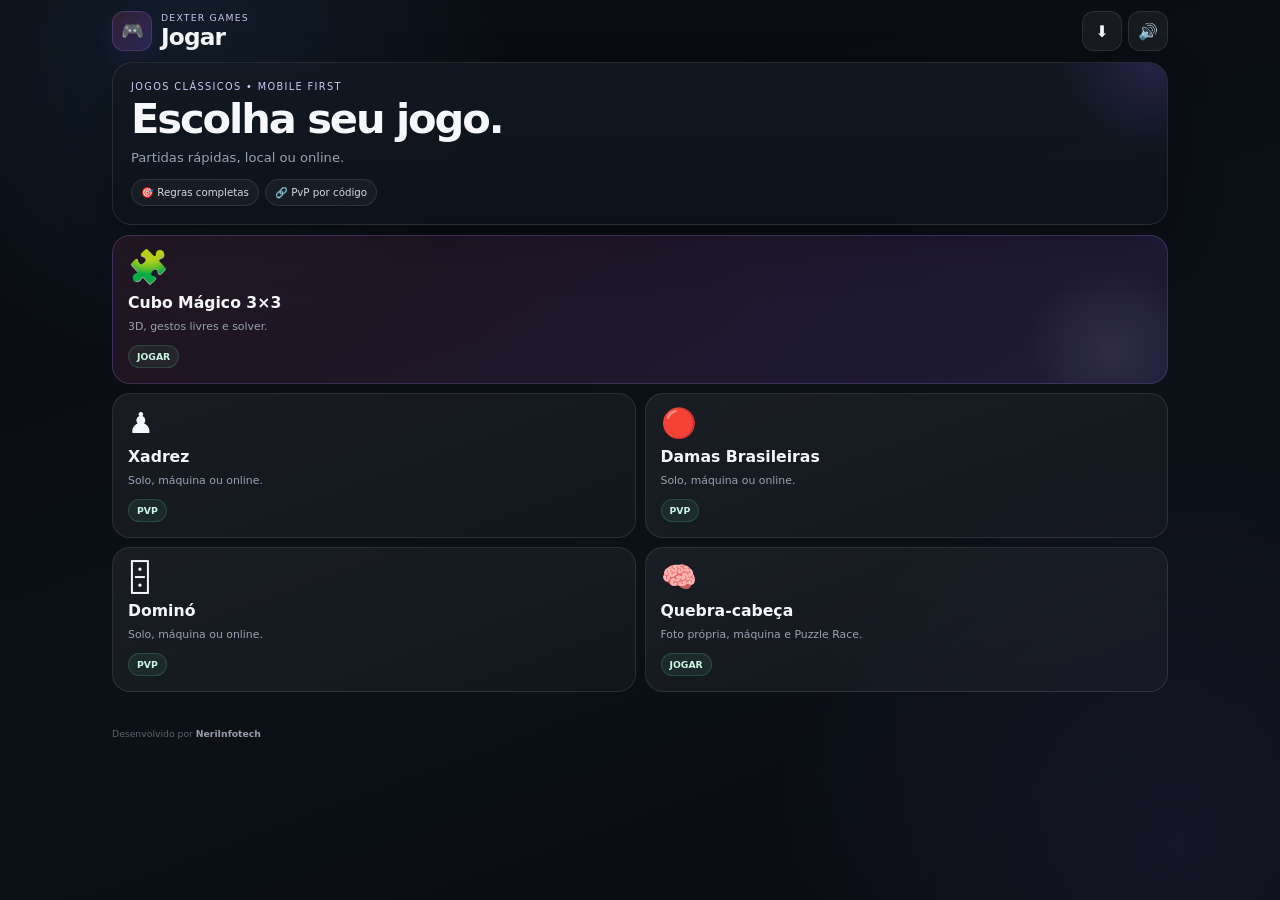
<file: index.html>
<!doctype html><html lang="pt-BR"><head><meta charset="utf-8"><meta name="viewport" content="width=device-width,initial-scale=1,viewport-fit=cover"><meta name="theme-color" content="#080810"><meta name="author" content="NeriInfotech"><meta name="description" content="Dexter Games — cubo mágico, xadrez, damas, dominó e quebra-cabeça para jogar local ou online."><link rel="manifest" href="/manifest.webmanifest"><link rel="stylesheet" href="/assets/base.css"><link rel="stylesheet" href="/assets/pro-ui.css"><title>Dexter Games</title></head><body><main class="shell"><header class="topbar"><div class="brand"><div class="brand-mark">🎮</div><div><small>Dexter Games</small><h1>Jogar</h1></div></div><div class="top-actions"><button class="icon-btn" id="installBtn" hidden aria-label="Instalar app">⬇️</button><button class="icon-btn" id="soundBtn" aria-label="Som">🔊</button></div></header><section class="panel hero"><div class="eyebrow">jogos clássicos • mobile first</div><h2>Escolha seu jogo.</h2><p>Partidas rápidas, local ou online.</p><div class="stats"><span class="pill">🎯 Regras completas</span><span class="pill">🔗 PvP por código</span></div></section><section class="games" aria-label="Jogos"><button class="game-card featured" data-href="/cube.html"><div><div class="icon">🧩</div><strong>Cubo Mágico 3×3</strong><small>3D, gestos livres e solver.</small></div><span class="tag">JOGAR</span></button><button class="game-card" data-href="/chess.html"><div><div class="icon">♟️</div><strong>Xadrez</strong><small>Solo, máquina ou online.</small></div><span class="tag">PVP</span></button><button class="game-card" data-href="/checkers.html"><div><div class="icon">🔴</div><strong>Damas Brasileiras</strong><small>Solo, máquina ou online.</small></div><span class="tag">PVP</span></button><button class="game-card" data-href="/domino.html"><div><div class="icon">🁫</div><strong>Dominó</strong><small>Solo, máquina ou online.</small></div><span class="tag">PVP</span></button><button class="game-card" data-href="/puzzle.html"><div><div class="icon">🧠</div><strong>Quebra-cabeça</strong><small>Foto própria, máquina e Puzzle Race.</small></div><span class="tag">JOGAR</span></button></section></main><script src="/js/branding.js" defer></script><script type="module">import{wireSoundButton,sfx}from'/js/audio.js';wireSoundButton(document.getElementById('soundBtn'));document.querySelectorAll('[data-href]').forEach(b=>b.addEventListener('click',()=>{sfx.tap();setTimeout(()=>location.href=b.dataset.href,45)}));let deferred;const install=document.getElementById('installBtn');window.addEventListener('beforeinstallprompt',e=>{e.preventDefault();deferred=e;install.hidden=false});install.addEventListener('click',async()=>{if(!deferred)return;deferred.prompt();await deferred.userChoice;deferred=null;install.hidden=true});if('serviceWorker'in navigator)navigator.serviceWorker.register('/sw.js').catch(()=>{});</script></body></html>
</file>
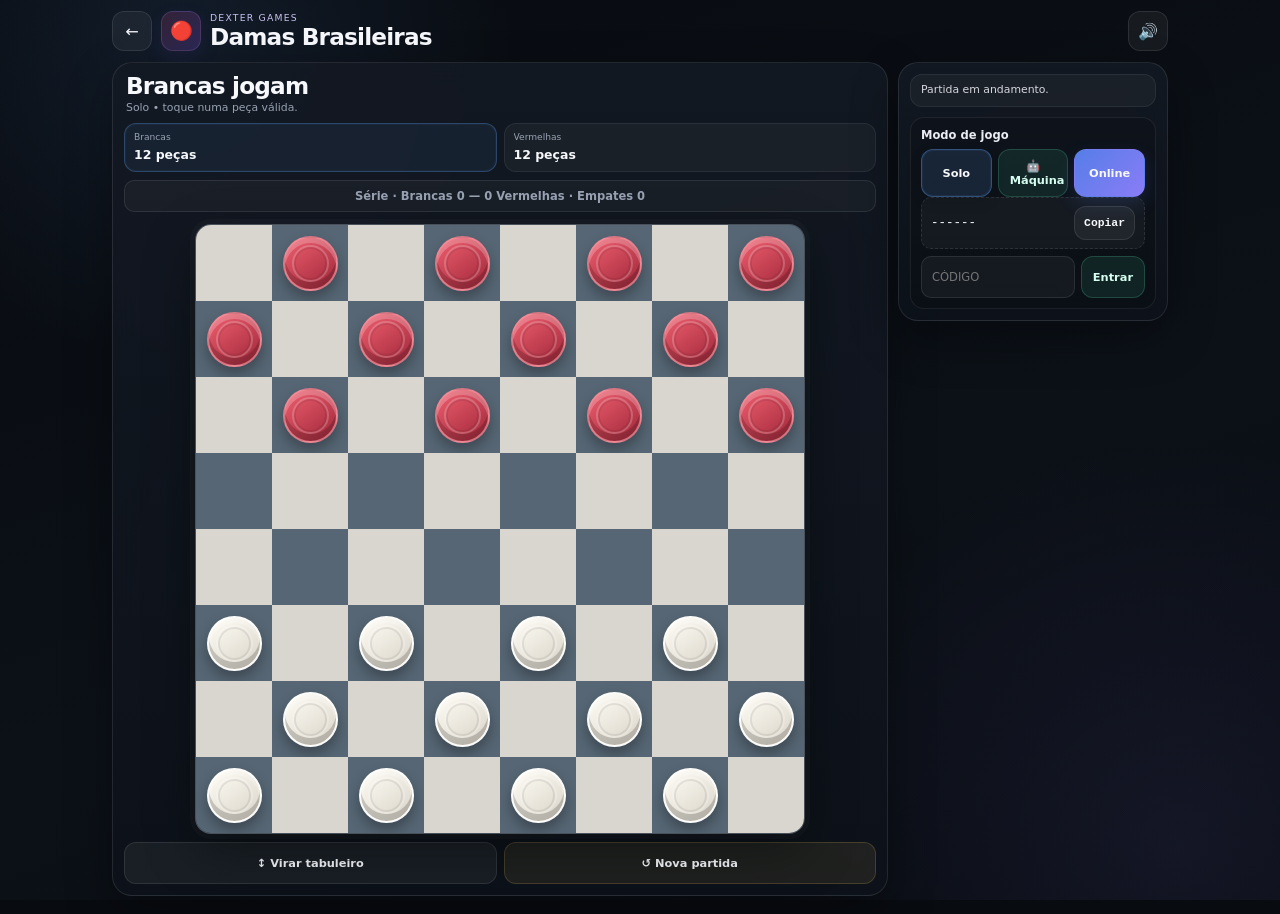
<file: checkers.html>
<!doctype html><html lang="pt-BR"><head><meta charset="utf-8"><meta name="viewport" content="width=device-width,initial-scale=1,viewport-fit=cover"><meta name="theme-color" content="#080810"><meta name="author" content="NeriInfotech"><link rel="stylesheet" href="/assets/base.css"><link rel="stylesheet" href="/assets/pro-ui.css"><title>Damas Brasileiras • Dexter Games</title><style>
.board{position:relative;width:min(100%,610px);aspect-ratio:1;display:grid;grid-template-columns:repeat(8,minmax(0,1fr));grid-template-rows:repeat(8,minmax(0,1fr));border-radius:16px;overflow:hidden;border:1px solid rgba(255,255,255,.14);margin:auto;box-shadow:0 18px 50px rgba(0,0,0,.34),0 0 0 5px rgba(255,255,255,.024);background:#2b3540}
.cell{display:grid;place-items:center;position:relative;min-width:0;min-height:0;padding:0;overflow:hidden;background:#d9d6cf;transition:box-shadow .13s ease,background .13s ease}
.cell.dark{background:#566674}
.cell.last-from:before,.cell.last-to:before{content:"";position:absolute;inset:0;pointer-events:none}.cell.last-from:before{background:rgba(242,201,105,.24)}.cell.last-to:before{background:rgba(242,201,105,.38);box-shadow:inset 0 0 0 2px rgba(118,83,22,.15)}
.cell.sel{box-shadow:inset 0 0 0 4px #4f91e8,inset 0 0 22px rgba(79,145,232,.24);z-index:1}
.cell.path{box-shadow:inset 0 0 0 999px rgba(242,201,105,.22)}
.cell.legal:after{content:"";position:absolute;width:26%;aspect-ratio:1;border-radius:50%;background:#347c66;box-shadow:0 0 0 5px rgba(52,124,102,.14);z-index:3}
.piece{width:72%;height:72%;border-radius:50%;position:absolute;z-index:2;box-shadow:inset 0 5px 0 rgba(255,255,255,.22),inset 0 -7px 0 rgba(0,0,0,.18),0 7px 14px rgba(0,0,0,.30);border:2px solid rgba(255,255,255,.28);will-change:transform}
.piece:before{content:"";position:absolute;inset:13%;border-radius:50%;border:2px solid rgba(255,255,255,.20);box-shadow:inset 0 0 0 2px rgba(0,0,0,.08)}
.piece.white{background:linear-gradient(145deg,#fffdf6,#d8d3c7);border-color:rgba(255,255,255,.85)}
.piece.red{background:linear-gradient(145deg,#ef6070,#9e2638);border-color:rgba(255,190,198,.48)}
.piece.king:after{content:"♛";position:absolute;inset:0;display:grid;place-items:center;font-size:clamp(.95rem,4.1vw,1.9rem);font-weight:900;color:#272118;text-shadow:0 1px 0 rgba(255,255,255,.4)}.piece.red.king:after{color:#fff1dc;text-shadow:0 2px 3px rgba(0,0,0,.35)}
.piece.moved{animation:checkersMove .19s cubic-bezier(.2,.8,.2,1)}@keyframes checkersMove{from{transform:translate(var(--move-x),var(--move-y)) scale(.96)}to{transform:translate(0,0) scale(1)}}
.legend{display:grid;gap:7px}.rule{padding:9px 10px;border-radius:12px;background:rgba(255,255,255,.04);border:1px solid rgba(255,255,255,.07);font-size:.67rem;color:var(--muted);line-height:1.4}
.thinking{pointer-events:none;position:relative}.thinking:after{content:"";position:absolute;inset:0;pointer-events:none;background:linear-gradient(110deg,transparent 38%,rgba(255,255,255,.05) 50%,transparent 62%);animation:thinkSweep 1.1s linear infinite}@keyframes thinkSweep{from{transform:translateX(-80%)}to{transform:translateX(80%)}}
.mode-row{display:grid;grid-template-columns:repeat(3,minmax(0,1fr));gap:6px}.bot-settings{display:grid;grid-template-columns:auto minmax(0,1fr);gap:7px;align-items:center;margin-top:7px}.bot-settings[hidden]{display:none}.bot-settings label{font-size:.62rem;color:var(--muted)}.bot-settings select{min-width:0;width:100%;padding:8px;border-radius:10px;border:1px solid var(--line);background:rgba(255,255,255,.05);color:var(--text)}
@media(max-width:600px){.board{border-radius:12px}.cell.sel{box-shadow:inset 0 0 0 3px #4f91e8}.piece{width:74%;height:74%}}
.series-score{margin:8px 0 12px;padding:8px 10px;text-align:center;border:1px solid rgba(255,255,255,.09);border-radius:10px;background:rgba(255,255,255,.035);font-size:.72rem;font-weight:700;color:var(--muted);font-variant-numeric:tabular-nums}
</style></head><body><main class="shell"><header class="topbar"><a class="back-link" href="/">←</a><div class="brand"><div class="brand-mark">🔴</div><div><small>dexter games</small><h1>Damas Brasileiras</h1></div></div><button class="icon-btn" id="soundBtn">🔊</button></header><section class="game-layout"><div class="panel game-main"><div class="game-head"><div class="eyebrow">64 casas • regra brasileira</div><h2 id="title">Brancas jogam</h2><p id="subtitle">Captura obrigatória e lei da maioria.</p></div><div class="score-row"><div class="score"><small>Brancas</small><strong id="whiteCount">12 peças</strong></div><div class="score"><small>Vermelhas</small><strong id="redCount">12 peças</strong></div></div><div class="series-score" id="seriesScore" aria-live="polite">Série · Brancas 0 — 0 Vermelhas · Empates 0</div><div class="board" id="board" aria-label="Tabuleiro de damas"></div><div class="actions"><button class="btn" id="flipBtn">↕ Virar tabuleiro</button><button class="btn warn" id="resetBtn">↺ Nova partida</button></div></div><aside class="panel game-side"><div style="display:grid;gap:10px"><div class="status" id="status">Partida local pronta.</div><div class="room-box"><h3>Modo de jogo</h3><div class="mode-row"><button class="btn" id="localBtn">Solo</button><button class="btn good" id="botBtn">🤖 Máquina</button><button class="btn primary" id="createBtn">Online</button></div><div class="bot-settings" id="botSettings" hidden><label for="botLevel">Nível</label><select id="botLevel"><option value="easy">Fácil</option><option value="normal" selected>Normal</option><option value="hard">Difícil</option></select></div><div class="room-code"><span id="roomCode">------</span><button class="btn" id="copyBtn" style="min-height:34px;padding:5px 9px">Copiar</button></div><div class="join-row"><input id="joinInput" maxlength="6" placeholder="CÓDIGO"><button class="btn good" id="joinBtn">Entrar</button></div><div class="micro">Vs Máquina: você joga com as brancas. Online: host joga de brancas e convidado de vermelhas.</div></div><div class="legend"><div class="rule"><strong>Captura obrigatória.</strong> Se houver mais de uma sequência, vale a que captura o maior número de peças.</div><div class="rule"><strong>Damas voadoras.</strong> A dama percorre diagonais livres e pode pousar além da peça capturada.</div><div class="rule"><strong>Captura para trás.</strong> Peças comuns podem capturar em qualquer diagonal.</div><div class="rule">Repetição da mesma posição por três vezes encerra em empate.</div></div></div></aside></section></main><script type="module">
import{P2PRoom,bindRoomUI}from'/js/peer-room.js';
import{AuthoritativeChannel}from'/js/game-core.js';
import{MatchSeries}from'/js/match-series.js';
import{BrazilianCheckers}from'/js/checkers-engine.js';
import{wireSoundButton,sfx,toast}from'/js/audio.js';
wireSoundButton(document.getElementById('soundBtn'));
const $=id=>document.getElementById(id),boardEl=$('board'),title=$('title'),subtitle=$('subtitle'),status=$('status'),roomCode=$('roomCode');
let engine=new BrazilianCheckers(),selected=null,candidates=[],prefix=[],flipped=false,online=false,botMode=false,botThinking=false,botTimer=null,animatedMoveKey='';
const room=new P2PRoom();
const channel=new AuthoritativeChannel(room,{snapshotFor:()=>engine.snapshot(),applySnapshot:s=>{engine.load(s);clearSelection();render()},handleIntent:(intent,player)=>{
  if(intent?.type!=='move')return{ok:false,reason:'Ação inválida.'};
  const side=player===0?'w':'r',result=engine.applyMove(intent.move,side);
  if(result.ok){result.capture?sfx.capture():sfx.move();if(result.winner)sfx.win()}
  return result;
}});
channel.addEventListener('change',()=>render());channel.addEventListener('reject',e=>{sfx.error();toast(e.detail.reason)});
const series=new MatchSeries(room,{element:$('seriesScore'),reset:()=>reset(true),labels:['Brancas','Vermelhas'],outcome:()=>{const st=engine.status();return st.draw?'draw':st.winner==='w'?'a':st.winner==='r'?'b':null}});
function sideForRole(){return room.role==='host'?'w':room.role==='guest'?'r':null}
function canAct(){if(engine.status().over)return false;if(botMode)return !botThinking&&engine.state.turn==='w';if(!online)return true;return room.connected&&!channel.pending&&sideForRole()===engine.state.turn}
function clearSelection(){selected=null;candidates=[];prefix=[]}
function matchingCandidates(){return candidates.filter(m=>prefix.every((p,i)=>m.path[i]?.[0]===p[0]&&m.path[i]?.[1]===p[1]))}
function nextOptions(){const idx=prefix.length,seen=new Set(),out=[];for(const m of matchingCandidates()){const p=m.path[idx];if(!p)continue;const k=p.join(',');if(!seen.has(k)){seen.add(k);out.push(p)}}return out}
function selectPiece(r,c){const p=engine.state.board[r][c];if(!p||p.toLowerCase()!==engine.state.turn)return false;const list=engine.legalMovesFrom(r,c);if(!list.length){sfx.error();toast(engine.legalMoves().some(m=>m.captures.length)?'Escolha uma peça que faça a captura máxima.':'Essa peça não tem movimento legal.');return false}selected=[r,c];candidates=list;prefix=[];sfx.tap();return true}
async function finishMove(move){clearSelection();if(online){const res=await channel.submit({type:'move',move});if(res?.reason){sfx.error();toast(res.reason)}render();return}const result=engine.applyMove(move);if(!result.ok){sfx.error();toast(result.reason)}else{result.capture?sfx.capture():sfx.move();if(result.winner||result.draw)sfx.win()}render();if(botMode&&!engine.status().over&&engine.state.turn==='r')queueBotMove()}
function tap(r,c){if(!canAct()){sfx.error();toast(online&&!room.connected?'Aguarde o adversário.':channel.pending?'Aguardando confirmação…':'É a vez do adversário.');return}const options=nextOptions(),isNext=options.some(p=>p[0]===r&&p[1]===c);if(selected&&isNext){prefix.push([r,c]);const matches=matchingCandidates();if(matches.length&&matches.every(m=>m.path.length===prefix.length)){finishMove({from:selected,path:[...prefix]});return}sfx.capture();render();return}if(prefix.length){sfx.error();toast('Continue a sequência de captura indicada.');return}if(selectPiece(r,c)){render();return}clearSelection();render()}
function render(){boardEl.classList.toggle('thinking',(online&&channel.pending)||botThinking);boardEl.innerHTML='';const coords=[];for(let r=0;r<8;r++)for(let c=0;c<8;c++)coords.push([r,c]);if(flipped)coords.reverse();const opts=nextOptions(),lm=engine.state.lastMove,moveKey=lm?`${lm.from.join(',')}>${lm.to.join(',')}:${engine.state.ply}`:'';const animateMove=!!moveKey&&moveKey!==animatedMoveKey;const idxOf=pos=>coords.findIndex(p=>p[0]===pos?.[0]&&p[1]===pos?.[1]);const fromIndex=lm?idxOf(lm.from):-1,toIndex=lm?idxOf(lm.to):-1;for(let index=0;index<coords.length;index++){const[r,c]=coords[index],el=document.createElement('button');el.className='cell '+(((r+c)%2)?'dark':'');if(selected?.[0]===r&&selected?.[1]===c)el.classList.add('sel');if(lm&&lm.from[0]===r&&lm.from[1]===c)el.classList.add('last-from');if(lm&&lm.to[0]===r&&lm.to[1]===c)el.classList.add('last-to');if(prefix.some(p=>p[0]===r&&p[1]===c))el.classList.add('path');if(opts.some(p=>p[0]===r&&p[1]===c))el.classList.add('legal');const p=engine.state.board[r][c];if(p){const pc=document.createElement('div');pc.className='piece '+(p.toLowerCase()==='w'?'white':'red')+(p===p.toUpperCase()?' king':'');if(animateMove&&lm&&lm.to[0]===r&&lm.to[1]===c&&fromIndex>=0&&toIndex>=0){const dx=(fromIndex%8-toIndex%8)*139,dy=(Math.floor(fromIndex/8)-Math.floor(toIndex/8))*139;pc.classList.add('moved');pc.style.setProperty('--move-x',dx+'%');pc.style.setProperty('--move-y',dy+'%')}el.appendChild(pc)}el.addEventListener('click',()=>tap(r,c));boardEl.appendChild(el)}if(animateMove)animatedMoveKey=moveKey;const wc=engine.count('w'),rc=engine.count('r');$('whiteCount').textContent=`${wc} ${wc===1?'peça':'peças'}`;$('redCount').textContent=`${rc} ${rc===1?'peça':'peças'}`;$('whiteCount').closest('.score')?.classList.toggle('active',engine.state.turn==='w'&&!engine.status().over);$('redCount').closest('.score')?.classList.toggle('active',engine.state.turn==='r'&&!engine.status().over);$('localBtn').classList.toggle('active',!online&&!botMode);$('botBtn').classList.toggle('active',botMode);$('createBtn').classList.toggle('active',online);const st=engine.status();title.textContent=st.winner?(st.winner==='w'?'Brancas venceram':'Vermelhas venceram'):st.draw?'Empate':(engine.state.turn==='w'?'Brancas jogam':'Vermelhas jogam');if(st.winner)status.textContent='Fim da partida.';else if(st.draw)status.textContent=`Empate por ${st.draw}.`;else if(online)status.textContent=room.connected?(canAct()?'Sua vez.':'Vez do adversário.'):'Aguardando adversário…';else if(botMode)status.textContent=botThinking?'Máquina pensando…':engine.state.turn==='w'?(engine.legalMoves().some(m=>m.captures.length)?'Sua vez • captura obrigatória.':'Sua vez.'):'Máquina pensando…';else status.textContent=engine.legalMoves().some(m=>m.captures.length)?'Captura obrigatória.':'Partida em andamento.';subtitle.textContent=online?(room.connected?`Sala ${room.code} • você joga de ${sideForRole()==='w'?'brancas':'vermelhas'}`:'Aguardando conexão…'):botMode?'Vs Máquina • você joga de brancas':(prefix.length?'Continue a sequência indicada.':'Solo • toque numa peça válida.');$('botSettings').hidden=!botMode;series.observe()}
function evalCheckers(e){let score=0;for(const row of e.state.board)for(const p of row)if(p){const v=p===p.toUpperCase()?180:100;score+=(p.toLowerCase()==='r'?1:-1)*v}return score}
function chooseBotMove(){const moves=engine.legalMoves('r');if(!moves.length)return null;const level=$('botLevel').value;if(level==='easy')return moves[Math.floor(Math.random()*moves.length)];let best=null,bestScore=-Infinity;for(const m of moves){const test=new BrazilianCheckers();test.load(engine.snapshot());test.applyMove(m,'r');let score=evalCheckers(test)+m.captures.length*115;const end=m.path.at(-1);if(end?.[0]===7)score+=70;if(level==='hard'&&!test.status().over){const replies=test.legalMoves('w');let worst=Infinity;if(!replies.length)worst=score;for(const rm of replies){const t2=new BrazilianCheckers();t2.load(test.snapshot());t2.applyMove(rm,'w');const s=evalCheckers(t2)-rm.captures.length*100;if(s<worst)worst=s}score=worst}score+=Math.random()*(level==='normal'?25:5);if(score>bestScore){bestScore=score;best=m}}return best}
function queueBotMove(){if(!botMode||botThinking||engine.status().over||engine.state.turn!=='r')return;botThinking=true;render();clearTimeout(botTimer);botTimer=setTimeout(()=>{if(!botMode||engine.status().over||engine.state.turn!=='r'){botThinking=false;render();return}const move=chooseBotMove();if(move){const result=engine.applyMove(move,'r');result.capture?sfx.capture():sfx.move();if(result.winner||result.draw)sfx.win()}botThinking=false;render()},460)}
function reset(send=true){clearTimeout(botTimer);botThinking=false;engine.reset();clearSelection();sfx.reset();if(online&&room.role==='host'&&send){channel.commit('reset')}render()}
bindRoomUI(room,{createBtn:$('createBtn'),joinBtn:$('joinBtn'),input:$('joinInput'),codeEl:roomCode,statusEl:status,onConnected:({role})=>{toast('Adversário conectado!');botMode=false;online=true;flipped=role==='guest';if(role==='host'){reset(false);channel.setVersion(0);channel.pushSnapshot()}render()}});
room.addEventListener('created',()=>{botMode=false;online=true;flipped=false;reset(false)});
$('localBtn').addEventListener('click',async()=>{await room.disconnect();online=false;botMode=false;flipped=false;roomCode.textContent='------';reset(false)});$('botBtn').addEventListener('click',async()=>{await room.disconnect();online=false;botMode=true;flipped=false;roomCode.textContent='------';reset(false);toast('Vs Máquina ativado. Você joga de brancas.')});$('botLevel').addEventListener('change',()=>{if(botMode)toast('Nível da máquina atualizado.')});
$('flipBtn').addEventListener('click',()=>{flipped=!flipped;sfx.tap();render()});
$('resetBtn').addEventListener('click',()=>{if(online&&room.role==='guest'){toast('Só o host inicia uma nova partida.');return}reset(true)});
$('copyBtn').addEventListener('click',async()=>{if(!room.code)return;await navigator.clipboard?.writeText(room.code);toast('Código copiado.')});
render();
</script></body></html>
</file>
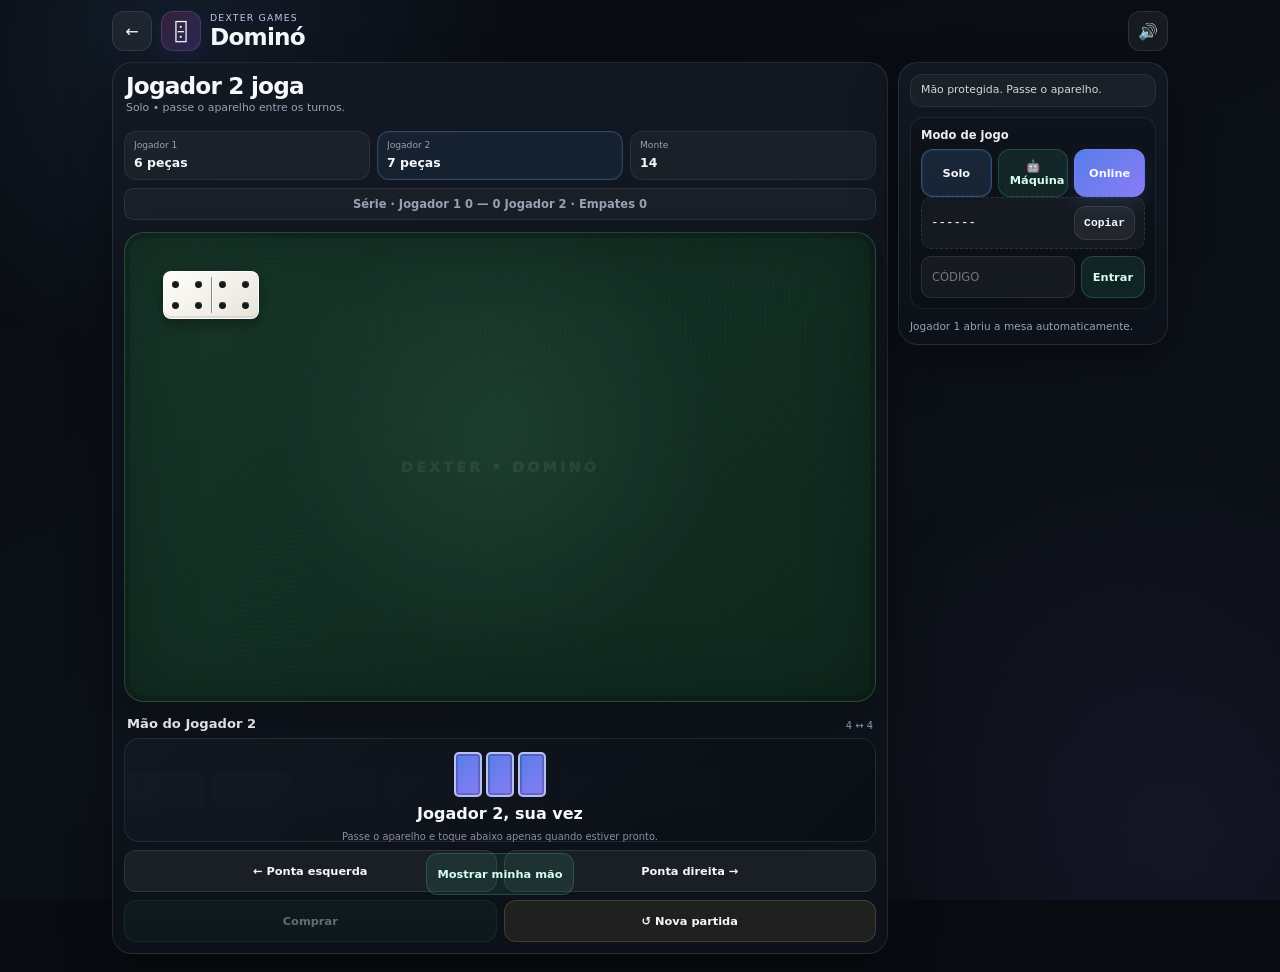
<file: domino.html>
<!doctype html><html lang="pt-BR"><head><meta charset="utf-8"><meta name="viewport" content="width=device-width,initial-scale=1,viewport-fit=cover"><meta name="theme-color" content="#080810"><meta name="author" content="NeriInfotech"><link rel="stylesheet" href="/assets/base.css"><link rel="stylesheet" href="/assets/pro-ui.css"><title>Dominó • Dexter Games</title><style>
.domino-table{width:100%;aspect-ratio:16/10;max-height:520px;position:relative;border-radius:20px;background:radial-gradient(circle at 50% 44%,rgba(107,184,144,.11),transparent 48%),repeating-radial-gradient(circle at 20% 20%,rgba(255,255,255,.012) 0 1px,transparent 1px 5px),linear-gradient(145deg,#163528,#0e271d);border:1px solid rgba(118,197,158,.19);overflow:hidden;box-shadow:inset 0 0 0 5px rgba(5,13,10,.22),inset 0 0 70px rgba(0,0,0,.28),0 18px 42px rgba(0,0,0,.24)}
.table-label{position:absolute;inset:0;display:grid;place-items:center;color:rgba(224,241,232,.08);font-weight:950;letter-spacing:.22em;font-size:clamp(.65rem,2vw,.9rem);pointer-events:none}
.chain-tile{position:absolute;width:12.8%;aspect-ratio:2/1;transition:left .24s cubic-bezier(.2,.8,.2,1),top .24s cubic-bezier(.2,.8,.2,1),transform .24s cubic-bezier(.2,.8,.2,1);z-index:2;transform-origin:center}
.chain-tile.just-played{animation:dominoLand .24s cubic-bezier(.2,.8,.2,1)}@keyframes dominoLand{0%{opacity:.2;scale:.72}70%{scale:1.06}100%{opacity:1;scale:1}}
.domino{width:100%;height:100%;border-radius:8px;background:linear-gradient(145deg,#fffef9,#e8e4dc);color:#16191c;display:grid;grid-template-columns:1fr 1fr;border:1px solid rgba(255,255,255,.92);box-shadow:0 5px 12px rgba(0,0,0,.32),inset 0 -2px 0 rgba(0,0,0,.08);position:relative;overflow:hidden}
.domino:after{content:"";position:absolute;top:5px;bottom:5px;left:50%;width:1.5px;background:#8d8981;box-shadow:1px 0 rgba(255,255,255,.7)}
.face{display:grid;grid-template-columns:repeat(3,1fr);grid-template-rows:repeat(3,1fr);padding:15%;gap:2%}.pip{width:65%;aspect-ratio:1;border-radius:50%;background:#15191d;place-self:center;opacity:0;box-shadow:inset 0 1px 1px rgba(255,255,255,.16)}.pip.on{opacity:1}
.hand-shell{position:relative;min-height:104px}.hand{display:flex;gap:8px;overflow-x:auto;padding:12px 3px 7px;min-height:100px;align-items:center;scroll-snap-type:x proximity}.hand .tile-btn{width:78px;min-width:78px;aspect-ratio:2/1;padding:0;border-radius:10px;background:transparent;transition:transform .14s ease,filter .14s ease,opacity .14s ease;scroll-snap-align:start}.hand .tile-btn:not(.playable){opacity:.34;filter:saturate(.55)}.hand .tile-btn.playable{filter:drop-shadow(0 0 7px rgba(85,214,167,.18))}.hand .tile-btn.playable .domino{box-shadow:0 6px 14px rgba(0,0,0,.34),0 0 0 2px rgba(85,214,167,.30)}.hand .tile-btn.selected{transform:translateY(-8px) scale(1.03);filter:drop-shadow(0 7px 9px rgba(99,169,255,.30))}.hand .tile-btn.selected .domino{box-shadow:0 7px 16px rgba(0,0,0,.35),0 0 0 3px rgba(99,169,255,.72)}.hand .tile-btn:disabled{opacity:.32}
.hand-cover{position:absolute;inset:0;z-index:10;border-radius:15px;background:linear-gradient(135deg,rgba(18,24,33,.98),rgba(10,15,22,.99));border:1px solid var(--line);display:grid;place-items:center;text-align:center;padding:13px}.hand-cover[hidden]{display:none}.hand-cover strong{display:block;margin-bottom:4px}
.back-row{display:flex;gap:4px;justify-content:center;margin-bottom:7px}.back{width:28px;height:45px;border-radius:5px;background:linear-gradient(135deg,#557ee8,#8b7cf6);border:2px solid rgba(255,255,255,.5);box-shadow:inset 0 0 0 2px rgba(0,0,0,.2)}
.pile{display:grid;grid-template-columns:repeat(3,minmax(0,1fr));gap:7px;margin:8px 0}.end-choices{display:grid;grid-template-columns:1fr 1fr;gap:7px;margin-top:8px}.end-choices:not([hidden]){animation:choiceIn .16s ease}@keyframes choiceIn{from{opacity:0;transform:translateY(4px)}to{opacity:1;transform:none}}
.last-action{font-size:.66rem;color:var(--muted);line-height:1.4}.thinking{pointer-events:none;opacity:.78}.mode-row{display:grid;grid-template-columns:repeat(3,minmax(0,1fr));gap:6px}.bot-settings{display:grid;grid-template-columns:auto minmax(0,1fr);gap:7px;align-items:center;margin-top:7px}.bot-settings[hidden]{display:none}.bot-settings label{font-size:.62rem;color:var(--muted)}.bot-settings select{min-width:0;width:100%;padding:8px;border-radius:10px;border:1px solid var(--line);background:rgba(255,255,255,.05);color:var(--text)}
@media(max-width:430px){.chain-tile{width:13.1%}.face{padding:12%}.hand .tile-btn{width:70px;min-width:70px}.domino-table{border-radius:15px}}
.series-score{margin:8px 0 12px;padding:8px 10px;text-align:center;border:1px solid rgba(255,255,255,.09);border-radius:10px;background:rgba(255,255,255,.035);font-size:.72rem;font-weight:700;color:var(--muted);font-variant-numeric:tabular-nums}
</style></head><body><main class="shell"><header class="topbar"><a class="back-link" href="/">←</a><div class="brand"><div class="brand-mark">🁫</div><div><small>dexter games</small><h1>Dominó</h1></div></div><button class="icon-btn" id="soundBtn">🔊</button></header><section class="game-layout"><div class="panel game-main"><div class="game-head"><div class="eyebrow">dupla-seis • 1×1 • compra</div><h2 id="title">Preparando mesa</h2><p id="subtitle">Peças com marcação tradicional por pontos.</p></div><div class="pile"><div class="score"><small id="p0Label">Jogador 1</small><strong id="p0Count">7 peças</strong></div><div class="score"><small id="p1Label">Jogador 2</small><strong id="p1Count">7 peças</strong></div><div class="score"><small>Monte</small><strong id="stockCount">14</strong></div></div><div class="series-score" id="seriesScore" aria-live="polite">Série · Jogador 1 0 — 0 Jogador 2 · Empates 0</div><div class="domino-table" id="table"><div class="table-label">DEXTER • DOMINÓ</div><div id="chain"></div></div><div class="section-title"><strong id="handTitle">Sua mão</strong><span id="endsLabel">—</span></div><div class="hand-shell"><div class="hand" id="hand"></div><div class="hand-cover" id="handCover" hidden><div><div class="back-row"><span class="back"></span><span class="back"></span><span class="back"></span></div><strong id="coverTitle">Passe o aparelho</strong><div class="micro" id="coverText">A mão fica escondida entre os turnos.</div><button class="btn good" id="revealBtn" style="margin-top:9px">Mostrar minha mão</button></div></div></div><div class="end-choices" id="endChoices" hidden><button class="btn" id="playLeft">← Ponta esquerda</button><button class="btn" id="playRight">Ponta direita →</button></div><div class="actions"><button class="btn good" id="drawBtn">Comprar</button><button class="btn warn" id="resetBtn">↺ Nova partida</button></div></div><aside class="panel game-side"><div style="display:grid;gap:10px"><div class="status" id="status">Partida local pronta.</div><div class="room-box"><h3>Modo de jogo</h3><div class="mode-row"><button class="btn" id="localBtn">Solo</button><button class="btn good" id="botBtn">🤖 Máquina</button><button class="btn primary" id="createBtn">Online</button></div><div class="bot-settings" id="botSettings" hidden><label for="botLevel">Nível</label><select id="botLevel"><option value="easy">Fácil</option><option value="normal" selected>Normal</option><option value="hard">Difícil</option></select></div><div class="room-code"><span id="roomCode">------</span><button class="btn" id="copyBtn" style="min-height:34px;padding:5px 9px">Copiar</button></div><div class="join-row"><input id="joinInput" maxlength="6" placeholder="CÓDIGO"><button class="btn good" id="joinBtn">Entrar</button></div><div class="micro">Vs Máquina: sua mão permanece privada e a máquina joga automaticamente. Online continua por código.</div></div><div class="last-action" id="lastAction">A maior dupla disponível abre automaticamente; na falta de dupla, abre a peça de maior soma.</div><div class="micro">Sem peça compatível, o botão Comprar puxa do monte até surgir uma jogada ou o monte acabar. Com dois passes e monte vazio, vence a menor soma de pontos; somas iguais empatam.</div></div></aside></section></main><script type="module">
import{P2PRoom,bindRoomUI}from'/js/peer-room.js';
import{AuthoritativeChannel}from'/js/game-core.js';
import{MatchSeries}from'/js/match-series.js';
import{DominoEngine}from'/js/domino-engine.js';
import{wireSoundButton,sfx,toast}from'/js/audio.js';
wireSoundButton(document.getElementById('soundBtn'));
const $=id=>document.getElementById(id),chainEl=$('chain'),handEl=$('hand'),title=$('title'),subtitle=$('subtitle'),status=$('status'),roomCode=$('roomCode'),drawBtn=$('drawBtn'),endChoices=$('endChoices'),handCover=$('handCover');
const PIPS={0:[],1:[4],2:[0,8],3:[0,4,8],4:[0,2,6,8],5:[0,2,4,6,8],6:[0,2,3,5,6,8]};
let engine=new DominoEngine(),guestView=null,online=false,botMode=false,botThinking=false,botTimer=null,selectedId=null,coverHand=true;
const room=new P2PRoom();
const channel=new AuthoritativeChannel(room,{snapshotFor:()=>engine.publicState(1),applySnapshot:s=>{guestView=s;selectedId=null;endChoices.hidden=true;render()},handleIntent:(intent,player)=>{const result=engine.applyIntent(intent,player);if(result.ok){intent.type==='play'?sfx.move():sfx.notify();if(engine.status().over)sfx.win()}return result;}});
channel.addEventListener('change',()=>render());channel.addEventListener('snapshot',()=>sfx.notify());channel.addEventListener('reject',e=>{sfx.error();toast(e.detail.reason)});
const series=new MatchSeries(room,{element:$('seriesScore'),reset:()=>reset(true),labels:['Jogador 1','Jogador 2'],outcome:()=>{const w=engine.status().winner;return w===null||w===undefined?null:w==='draw'?'draw':Number(w)===0?'a':'b'}});
function face(value){const f=document.createElement('span');f.className='face';const on=new Set(PIPS[value]||[]);for(let i=0;i<9;i++){const p=document.createElement('i');p.className='pip'+(on.has(i)?' on':'');f.appendChild(p)}return f}
function dominoNode(tile){const d=document.createElement('span');d.className='domino';d.append(face(tile.a),face(tile.b));return d}
function currentView(){if(online)return room.role==='host'?engine.publicState(0):guestView;if(botMode)return engine.publicState(0);return engine.publicState(engine.state.turn)}
function endsFrom(chain){return chain?.length?[chain[0].a,chain.at(-1).b]:[null,null]}
function sidesFor(tile,chain){const[l,r]=endsFrom(chain),out=[];if(l==null)return['R'];if(tile.a===l||tile.b===l)out.push('L');if(tile.a===r||tile.b===r)out.push('R');return out}
function canAct(view){if(!view||view.winner!==null)return false;if(botMode)return !botThinking&&view.turn===0;if(!online)return !coverHand;const me=room.role==='host'?0:1;return room.connected&&!channel.pending&&view.turn===me}
function chainPos(i){if(i<6)return{x:5+i*14.2,y:8,r:0};if(i===6)return{x:84,y:22,r:90};if(i<13)return{x:76-(i-7)*14.2,y:35,r:180};if(i===13)return{x:0,y:49,r:90};if(i<20)return{x:5+(i-14)*14.2,y:62,r:0};if(i===20)return{x:84,y:75,r:90};return{x:76-(i-21)*11.8,y:86,r:180}}
function renderChain(chain=[],lastAction=null){chainEl.innerHTML='';chain.forEach((tile,i)=>{const pos=chainPos(i),wrap=document.createElement('div');wrap.className='chain-tile'+(lastAction?.type==='play'&&lastAction.tileId===tile.id?' just-played':'');wrap.style.left=pos.x+'%';wrap.style.top=pos.y+'%';wrap.style.transform=`rotate(${pos.r}deg)`;wrap.appendChild(dominoNode(tile));chainEl.appendChild(wrap)})}
function handTile(tile,enabled,view){const playable=sidesFor(tile,view.chain).length>0,b=document.createElement('button');b.className='tile-btn'+(playable?' playable':'')+(selectedId===tile.id?' selected':'');b.appendChild(dominoNode(tile));b.disabled=!enabled;b.setAttribute('aria-label',`Peça ${tile.a}-${tile.b}${playable?' jogável':''}`);b.addEventListener('click',()=>selectTile(tile,view));return b}
function selectTile(tile,view){if(!canAct(view)){sfx.error();toast('É a vez do adversário.');return}const sides=sidesFor(tile,view.chain);if(!sides.length){sfx.error();toast('Essa peça não encaixa em nenhuma ponta.');return}selectedId=tile.id;sfx.tap();if(sides.length===1){playSelected(sides[0]);return}endChoices.hidden=false;render()}
async function submit(intent){const before=online?null:engine.state.turn;if(online){const res=await channel.submit(intent);if(res?.reason){sfx.error();toast(res.reason)}render();return}const result=engine.applyIntent(intent,engine.state.turn);if(!result.ok){sfx.error();toast(result.reason);return}intent.type==='play'?sfx.move():sfx.notify();selectedId=null;endChoices.hidden=true;if(engine.status().over)sfx.win();if(botMode)coverHand=false;else if(engine.state.turn!==before&&!engine.status().over)coverHand=true;render();if(botMode&&!engine.status().over&&engine.state.turn===1)queueBotTurn()}
function playSelected(side){if(!selectedId)return;submit({type:'play',tileId:selectedId,side})}
function describeAction(view){const a=view?.lastAction;if(!a)return'A partida está pronta.';if(a.type==='opening')return`Jogador ${a.player+1} abriu a mesa automaticamente.`;if(a.type==='play')return`Jogador ${a.player+1} colocou uma peça na ponta ${a.side==='L'?'esquerda':'direita'}.`;if(a.type==='draw')return`Jogador ${a.player+1} comprou ${a.count} ${a.count===1?'peça':'peças'}.`;if(a.type==='pass')return`Jogador ${a.player+1} passou a vez.`;return''}
function render(){const view=currentView();if(!view)return;const me=botMode?0:online?(room.role==='host'?0:1):view.player;renderChain(view.chain,view.lastAction);const[l,r]=endsFrom(view.chain);$('endsLabel').textContent=l==null?'—':`${l} ↔ ${r}`;$('p0Count').textContent=`${view.counts[0]} peças`;$('p1Count').textContent=`${view.counts[1]} peças`;$('stockCount').textContent=view.stockCount;$('p0Label').textContent=botMode?'Você':online?(me===0?'Você':'Adversário'):'Jogador 1';$('p1Label').textContent=botMode?'Máquina':online?(me===1?'Você':'Adversário'):'Jogador 2';$('p0Count').closest('.score')?.classList.toggle('active',view.turn===0&&view.winner===null);$('p1Count').closest('.score')?.classList.toggle('active',view.turn===1&&view.winner===null);$('localBtn').classList.toggle('active',!online&&!botMode);$('botBtn').classList.toggle('active',botMode);$('createBtn').classList.toggle('active',online);$('handTitle').textContent=(online||botMode)?'Sua mão':`Mão do Jogador ${view.player+1}`;handEl.innerHTML='';const active=canAct(view);view.hand.forEach(tile=>handEl.appendChild(handTile(tile,active,view)));handCover.hidden=online||botMode||!coverHand||view.winner!==null;if(!handCover.hidden){$('coverTitle').textContent=`Jogador ${view.player+1}, sua vez`;$('coverText').textContent='Passe o aparelho e toque abaixo apenas quando estiver pronto.'}const who=view.turn===0?'Jogador 1':'Jogador 2';title.textContent=view.winner!==null?(view.winner==='draw'?'Empate':botMode?(view.winner===0?'Você venceu':'Máquina venceu'):`Jogador ${view.winner+1} venceu`):online?(me===view.turn?'Sua vez':'Vez do adversário'):botMode?(view.turn===0?'Sua vez':'Máquina joga'):`${who} joga`;subtitle.textContent=online?(room.connected?`Sala ${room.code} • sua mão é privada`:'Aguardando adversário…'):botMode?'Vs Máquina • sua mão é privada':'Solo • passe o aparelho entre os turnos.';if(view.winner!==null)status.textContent=view.winner==='draw'?'Partida fechada: empate.':botMode?(view.winner===0?'Você venceu.':'A máquina venceu.'):`Fim: Jogador ${view.winner+1} venceu.`;else if(online)status.textContent=room.connected?(active?'Sua vez.':'Aguardando o adversário.'):'Aguardando conexão…';else if(botMode)status.textContent=botThinking?'Máquina pensando…':view.turn===0?'Escolha uma peça compatível.':'Máquina pensando…';else status.textContent=coverHand?'Mão protegida. Passe o aparelho.':'Escolha uma peça compatível.';$('lastAction').textContent=describeAction(view);drawBtn.textContent=view.stockCount?'Comprar':'Passar';const hasPlay=view.hand.some(t=>sidesFor(t,view.chain).length);drawBtn.disabled=view.winner!==null||!active||hasPlay;document.querySelector('.game-main').classList.toggle('thinking',(online&&channel.pending)||botThinking);$('botSettings').hidden=!botMode;if(selectedId==null)endChoices.hidden=true;series.observe()}
function chooseBotPlay(){const hand=engine.state.hands[1],candidates=[];for(const tile of hand)for(const side of engine.sidesFor(tile))candidates.push({tile,side});if(!candidates.length)return null;const level=$('botLevel').value;if(level==='easy')return candidates[Math.floor(Math.random()*candidates.length)];let best=null,bestScore=-Infinity;for(const c of candidates){let score=c.tile.a+c.tile.b+(c.tile.a===c.tile.b?3:0);if(level==='hard'){const sim=new DominoEngine(engine.snapshot());sim.play(1,c.tile.id,c.side);const opp=sim.playableTiles(0).length;const own=sim.state.hands[1].filter(t=>sim.sidesFor(t).length).length;score+=own*2-opp*3}score+=Math.random()*(level==='normal'?3:.5);if(score>bestScore){bestScore=score;best=c}}return best}
function queueBotTurn(){if(!botMode||botThinking||engine.status().over||engine.state.turn!==1)return;botThinking=true;render();clearTimeout(botTimer);botTimer=setTimeout(()=>{if(!botMode||engine.status().over||engine.state.turn!==1){botThinking=false;render();return}if(engine.hasPlay(1)){const choice=chooseBotPlay();if(choice){engine.play(1,choice.tile.id,choice.side);sfx.move()}}else{sfx.notify();engine.draw(1)}if(engine.status().over)sfx.win();botThinking=false;render();if(botMode&&!engine.status().over&&engine.state.turn===1)queueBotTurn()},520)}
function reset(send=true){clearTimeout(botTimer);botThinking=false;engine.reset();guestView=null;selectedId=null;coverHand=botMode?false:!online;sfx.reset();if(online&&room.role==='host'&&send){channel.commit('reset')}render();if(botMode&&!engine.status().over&&engine.state.turn===1)queueBotTurn()}
$('playLeft').addEventListener('click',()=>playSelected('L'));$('playRight').addEventListener('click',()=>playSelected('R'));drawBtn.addEventListener('click',()=>submit({type:viewStockType()}));function viewStockType(){const v=currentView();return v?.stockCount?'draw':'pass'}
$('revealBtn').addEventListener('click',()=>{coverHand=false;sfx.tap();render()});
bindRoomUI(room,{createBtn:$('createBtn'),joinBtn:$('joinBtn'),input:$('joinInput'),codeEl:roomCode,statusEl:status,onConnected:({role})=>{toast('Adversário conectado!');botMode=false;online=true;coverHand=false;if(role==='host'){reset(false);channel.setVersion(0);channel.pushSnapshot()}render()}});
room.addEventListener('created',()=>{botMode=false;online=true;coverHand=false;reset(false)});
$('localBtn').addEventListener('click',async()=>{await room.disconnect();online=false;botMode=false;roomCode.textContent='------';reset(false)});$('botBtn').addEventListener('click',async()=>{await room.disconnect();online=false;botMode=true;coverHand=false;roomCode.textContent='------';reset(false);toast('Vs Máquina ativado.')});$('botLevel').addEventListener('change',()=>{if(botMode)toast('Nível da máquina atualizado.')});
$('resetBtn').addEventListener('click',()=>{if(online&&room.role==='guest'){toast('Só o host inicia uma nova partida.');return}reset(true)});
$('copyBtn').addEventListener('click',async()=>{if(!room.code)return;await navigator.clipboard?.writeText(room.code);toast('Código copiado.')});
render();
</script></body></html>
</file>
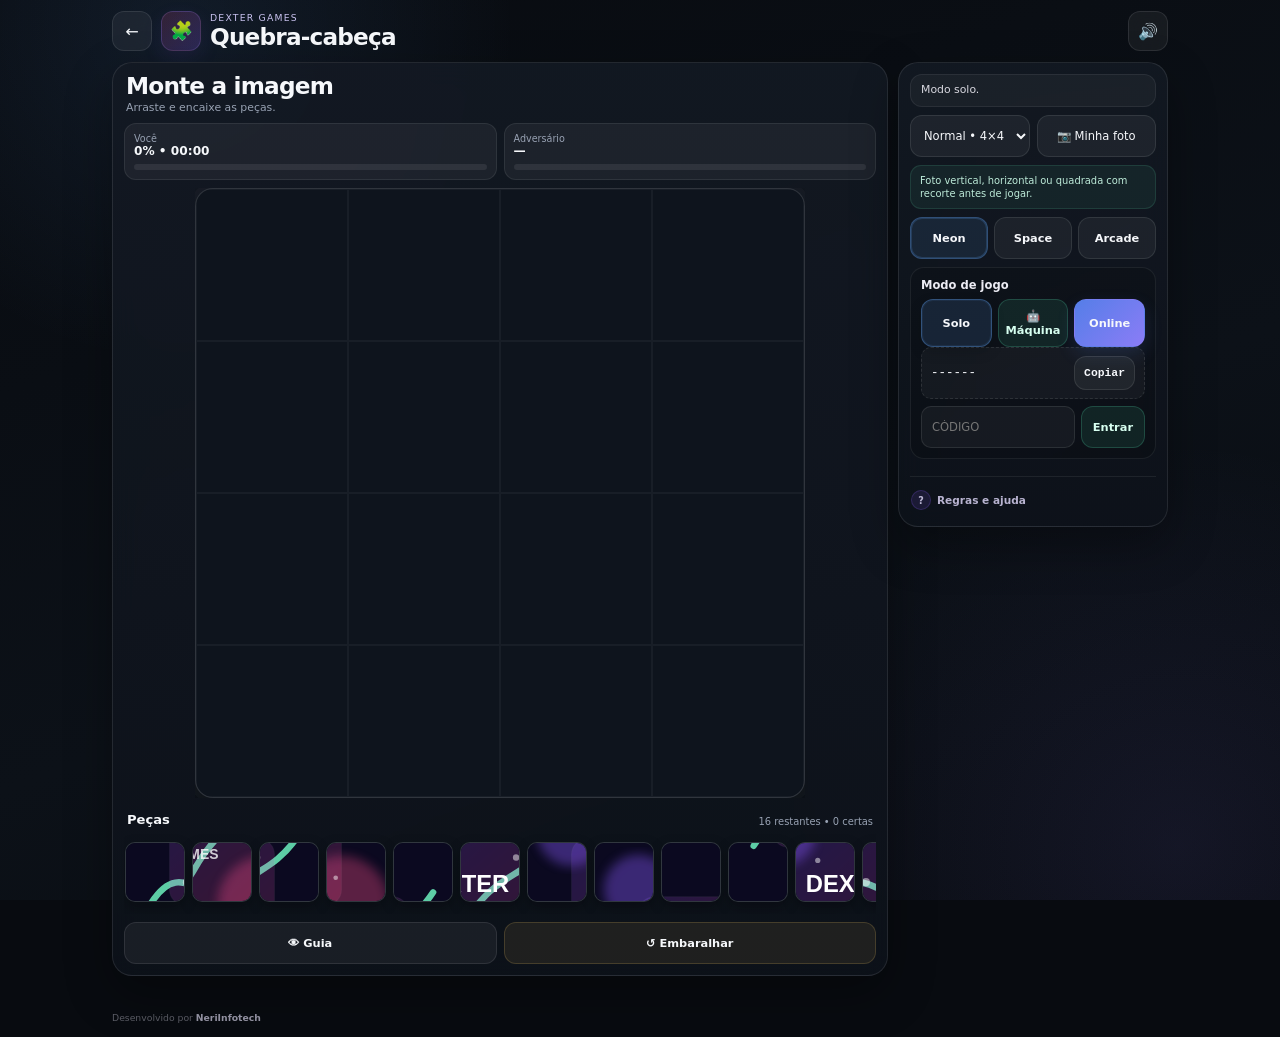
<file: puzzle.html>
<!doctype html>
<html lang="pt-BR">
<head>
<meta charset="utf-8">
<meta name="viewport" content="width=device-width,initial-scale=1,viewport-fit=cover,user-scalable=no">
<meta name="theme-color" content="#080810">
<meta name="author" content="NeriInfotech">
<link rel="stylesheet" href="/assets/base.css">
<link rel="stylesheet" href="/assets/pro-ui.css">
<title>Quebra-cabeça • Dexter Games</title>
<style>
html,body{width:100%;max-width:100%;overflow-x:hidden}
.shell,.game-layout,.game-main,.game-side,.puzzle-stage,.puzzle-board,.tray-shell,.tray,.controls,.preset-row,.room-box,.race-grid{min-width:0;max-width:100%;box-sizing:border-box}
.game-layout{width:100%}.game-main,.game-side{width:100%;overflow:hidden}
.puzzle-stage{width:min(100%,610px);aspect-ratio:1/1;position:relative;margin:0 auto;contain:layout paint;flex:0 0 auto;overflow:hidden}
.puzzle-board{position:absolute;inset:0;width:100%;height:100%;display:grid;border-radius:18px;overflow:hidden;border:1px solid rgba(255,255,255,.14);background:#0e141d;box-shadow:0 18px 50px rgba(0,0,0,.32),0 0 0 5px rgba(255,255,255,.022);touch-action:none}
.puzzle-board.guide:before{content:"";position:absolute;inset:0;background-image:var(--puzzle-image);background-size:cover;background-position:center;opacity:.18;z-index:0}
.slot{position:relative;min-width:0;min-height:0;border:1px solid rgba(255,255,255,.045);z-index:1;overflow:hidden;transition:box-shadow .12s ease,background .12s ease}.puzzle-board.dragging .slot{background:rgba(255,255,255,.012)}.slot.drop-target{box-shadow:inset 0 0 0 3px rgba(99,169,255,.72),inset 0 0 22px rgba(99,169,255,.18);z-index:3}
.slot.locked{box-shadow:inset 0 0 0 2px rgba(85,214,167,.42)}.slot.locked:after{content:"";position:absolute;inset:0;pointer-events:none;background:linear-gradient(135deg,rgba(85,214,167,.055),transparent 52%)}
.piece{width:100%;height:100%;background-image:var(--puzzle-image);background-repeat:no-repeat;cursor:grab;touch-action:none;user-select:none;position:relative;transition:filter .13s ease,transform .13s ease}.piece:active{cursor:grabbing;filter:brightness(1.06)}.piece.just-locked{animation:puzzleLock .24s cubic-bezier(.2,.8,.2,1)}@keyframes puzzleLock{0%{transform:scale(.88);filter:brightness(1.28)}70%{transform:scale(1.035)}100%{transform:scale(1);filter:none}}
.piece:active{cursor:grabbing}.piece.locked{pointer-events:none}.piece.locked:after{content:"✓";position:absolute;right:4px;top:4px;width:19px;height:19px;border-radius:50%;display:grid;place-items:center;background:rgba(102,227,180,.9);color:#08150f;font-size:.65rem;font-weight:950}
.race-grid{display:grid;grid-template-columns:minmax(0,1fr) minmax(0,1fr);gap:7px;margin-bottom:8px;width:100%}
.progress-card{padding:9px;border-radius:12px;background:rgba(255,255,255,.05);border:1px solid rgba(255,255,255,.08);min-width:0;overflow:hidden}
.progress-card small{display:block;font-size:.6rem;color:var(--muted)}.progress-card strong{display:block;font-size:.76rem;white-space:nowrap;overflow:hidden;text-overflow:ellipsis}
.bar{height:6px;border-radius:999px;background:rgba(255,255,255,.08);overflow:hidden;margin-top:6px}.bar>span{display:block;height:100%;width:0;transition:width .24s cubic-bezier(.2,.8,.2,1)}.progress-card:first-child .bar>span{background:linear-gradient(90deg,#4f91e8,#63a9ff)}.progress-card:last-child .bar>span{background:linear-gradient(90deg,#c86a9c,#8b7cf6)}
.tray-shell{width:100%;overflow:hidden}.tray{width:100%;display:flex;gap:7px;overflow-x:auto;overflow-y:hidden;padding:8px 1px 5px;height:80px;min-height:80px;scrollbar-width:thin;overscroll-behavior-x:contain;-webkit-overflow-scrolling:touch}
.tray-piece{width:60px;height:60px;min-width:60px;flex:0 0 60px;border-radius:10px;overflow:hidden;border:1px solid rgba(255,255,255,.13);box-shadow:0 5px 13px rgba(0,0,0,.28);background:#121923;transition:transform .12s ease,border-color .12s ease}.tray-piece:has(.piece:active){transform:scale(.96);border-color:rgba(99,169,255,.5)}
.ghost{position:fixed;width:68px;height:68px;pointer-events:none;z-index:150;opacity:.96;transform:translate(-50%,-50%) scale(1.06) rotate(1deg);border-radius:10px;overflow:hidden;box-shadow:0 16px 34px rgba(0,0,0,.50),0 0 0 2px rgba(99,169,255,.58)}
.controls{display:grid;grid-template-columns:minmax(0,1fr) minmax(0,1fr);gap:7px;width:100%}.controls select,.controls label{width:100%;min-width:0;min-height:42px;border-radius:12px;border:1px solid var(--line);background:rgba(255,255,255,.055);color:var(--text);padding:9px;font:inherit;font-size:.72rem}.controls label{display:grid;place-items:center;cursor:pointer;text-align:center}.controls input{display:none}
.photo-note{padding:8px 9px;border-radius:11px;background:rgba(102,227,180,.07);border:1px solid rgba(102,227,180,.13);font-size:.62rem;color:#bdebd9;line-height:1.35}
.preset-row{display:grid;grid-template-columns:repeat(3,minmax(0,1fr));gap:6px;width:100%}.preset{min-width:0;width:100%}.preset.active{background:rgba(99,169,255,.11);border-color:rgba(99,169,255,.32);box-shadow:inset 0 0 0 1px rgba(99,169,255,.18)}
.mode-row{display:grid;grid-template-columns:repeat(3,minmax(0,1fr));gap:6px;margin-top:7px}.mode-row .btn{min-width:0;padding-left:6px;padding-right:6px}.bot-settings{display:grid;grid-template-columns:auto minmax(0,1fr);gap:7px;align-items:center;margin-top:7px}.bot-settings[hidden]{display:none}.bot-settings label{font-size:.62rem;color:var(--muted)}.bot-settings select{width:100%;min-width:0;padding:8px;border-radius:10px;border:1px solid var(--line);background:rgba(255,255,255,.05);color:var(--text);font-size:.68rem}
.room-code{max-width:100%}.join-row{grid-template-columns:minmax(0,1fr) auto}.join-row input{min-width:0;max-width:100%}
.complete,.crop-modal{position:fixed;inset:0;background:rgba(3,3,8,.78);display:grid;place-items:center;z-index:120;padding:max(12px,env(safe-area-inset-top)) max(10px,env(safe-area-inset-right)) max(12px,env(safe-area-inset-bottom)) max(10px,env(safe-area-inset-left));backdrop-filter:blur(8px)}.complete[hidden],.crop-modal[hidden]{display:none}
.complete-card{width:min(92vw,390px);text-align:center;padding:22px;border-radius:22px;background:#141421;border:1px solid var(--line);box-shadow:var(--shadow)}.complete-card .big{font-size:2.8rem}
.crop-card{width:min(94vw,520px);max-width:calc(100vw - 20px);max-height:calc(100dvh - 24px);overflow:auto;padding:12px;border-radius:21px;background:#12121e;border:1px solid var(--line);box-shadow:var(--shadow)}
.crop-head{display:flex;align-items:flex-start;justify-content:space-between;gap:10px;margin-bottom:9px}.crop-head h2{font-size:1.08rem;margin:0 0 3px}.crop-head p{font-size:.66rem;color:var(--muted);line-height:1.35;margin:0}.crop-close{width:36px;height:36px;flex:0 0 36px;border-radius:11px;background:rgba(255,255,255,.07);border:1px solid var(--line)}
.crop-frame{width:100%;max-width:100%;aspect-ratio:1;position:relative;border-radius:16px;overflow:hidden;background:#090912;touch-action:none;border:1px solid rgba(255,255,255,.12)}.crop-frame canvas{display:block;width:100%;height:100%;touch-action:none}.crop-frame:after{content:"";position:absolute;inset:0;pointer-events:none;background:linear-gradient(90deg,transparent 33.15%,rgba(255,255,255,.18) 33.3%,rgba(255,255,255,.18) 33.55%,transparent 33.7%,transparent 66.3%,rgba(255,255,255,.18) 66.45%,rgba(255,255,255,.18) 66.7%,transparent 66.85%),linear-gradient(0deg,transparent 33.15%,rgba(255,255,255,.18) 33.3%,rgba(255,255,255,.18) 33.55%,transparent 33.7%,transparent 66.3%,rgba(255,255,255,.18) 66.45%,rgba(255,255,255,.18) 66.7%,transparent 66.85%);box-shadow:inset 0 0 0 2px rgba(255,255,255,.3)}
.crop-tools{display:grid;grid-template-columns:auto minmax(0,1fr) auto;gap:8px;align-items:center;margin-top:9px}.crop-tools input[type=range]{width:100%;min-width:0;accent-color:var(--purple)}.crop-actions{display:grid;grid-template-columns:minmax(0,1fr) minmax(0,1fr);gap:7px;margin-top:9px}.crop-tip{font-size:.61rem;color:var(--muted);text-align:center;margin-top:7px;line-height:1.35}
@media(max-width:760px){
 .shell{width:100%!important;max-width:100%!important;padding-left:max(7px,env(safe-area-inset-left))!important;padding-right:max(7px,env(safe-area-inset-right))!important}
 .game-layout{width:100%!important;max-width:100%!important;grid-template-columns:minmax(0,1fr)!important;overflow:clip}
 .game-main,.game-side{width:100%!important;max-width:100%!important;min-width:0!important;padding:8px!important}
 .puzzle-stage{width:min(100%,calc(100dvw - 30px));max-width:min(610px,calc(100dvw - 30px));margin-inline:auto}
 .section-title{min-width:0}.section-title strong,.section-title span{min-width:0}.section-title span{text-align:right;white-space:nowrap;overflow:hidden;text-overflow:ellipsis}
 .tray{height:76px;min-height:76px}.tray-piece{width:56px;height:56px;min-width:56px;flex-basis:56px}
 .crop-card{padding:10px;border-radius:18px}.room-box,.controls,.preset-row,.mode-row{width:100%;max-width:100%}
}
@media(max-width:430px){
 .game-head{padding-bottom:6px!important}.race-grid{gap:6px}.progress-card{padding:8px}.progress-card strong{font-size:.72rem}
 .controls{grid-template-columns:minmax(0,1fr)}.preset-row{grid-template-columns:repeat(3,minmax(0,1fr))}.preset-row .btn{padding-left:5px;padding-right:5px;font-size:.66rem}
 .mode-row{grid-template-columns:repeat(3,minmax(0,1fr))}.mode-row .btn{font-size:.64rem}
 .puzzle-board{border-radius:13px}.crop-tools{grid-template-columns:auto minmax(0,1fr)}.crop-tools #rotateCrop{grid-column:1/-1}.crop-actions{grid-template-columns:1fr 1fr}
}
</style>
</head>
<body>
<main class="shell">
<header class="topbar"><a class="back-link" href="/">←</a><div class="brand"><div class="brand-mark">🧩</div><div><small>Dexter Games</small><h1>Quebra-cabeça</h1></div></div><button class="icon-btn" id="soundBtn">🔊</button></header>
<section class="game-layout">
<div class="panel game-main">
<div class="game-head"><h2 id="title">Monte a imagem</h2><p id="subtitle">Arraste e encaixe as peças.</p></div>
<div class="race-grid"><div class="progress-card"><small>Você</small><strong id="youStats">0% • 00:00</strong><div class="bar"><span id="youBar"></span></div></div><div class="progress-card"><small id="oppLabel">Adversário</small><strong id="oppStats">—</strong><div class="bar"><span id="oppBar"></span></div></div></div>
<div class="puzzle-stage"><div class="puzzle-board" id="board"></div></div>
<div class="section-title"><strong>Peças</strong><span id="pieceCount">16 restantes</span></div>
<div class="tray-shell"><div class="tray" id="tray"></div></div>
<div class="actions"><button class="btn" id="guideBtn">👁 Guia</button><button class="btn warn" id="resetBtn">↺ Embaralhar</button></div>
</div>
<aside class="panel game-side"><div style="display:grid;gap:8px;min-width:0"><div class="status" id="status">Pronto para jogar.</div><div class="controls"><select id="sizeSelect" aria-label="Dificuldade"><option value="3">Fácil • 3×3</option><option value="4" selected>Normal • 4×4</option><option value="5">Difícil • 5×5</option><option value="6">Expert • 6×6</option></select><label for="imageInput">📷 Minha foto<input id="imageInput" type="file" accept="image/*"></label></div><div class="photo-note" id="photoNote">Foto vertical, horizontal ou quadrada com recorte antes de jogar.</div><div class="preset-row"><button class="btn preset active" data-preset="neon">Neon</button><button class="btn preset" data-preset="space">Space</button><button class="btn preset" data-preset="arcade">Arcade</button></div><div class="room-box"><h3>Modo de jogo</h3><div class="mode-row"><button class="btn" id="localBtn">Solo</button><button class="btn good" id="botBtn">🤖 Máquina</button><button class="btn primary" id="createBtn">Online</button></div><div class="bot-settings" id="botSettings" hidden><label for="botLevel">Nível</label><select id="botLevel"><option value="easy">Tranquilo</option><option value="normal" selected>Normal</option><option value="hard">Rápido</option></select></div><div class="room-code"><span id="roomCode">------</span><button class="btn" id="copyBtn" style="min-height:34px;padding:5px 9px">Copiar</button></div><div class="join-row"><input id="joinInput" maxlength="6" placeholder="CÓDIGO"><button class="btn good" id="joinBtn">Entrar</button></div><div class="micro">Online usa o mesmo desafio nos dois aparelhos. Vs máquina funciona totalmente local.</div></div></div></aside>
</section>
</main>
<div class="complete" id="complete" hidden><div class="complete-card"><div class="big">🏆</div><h2 id="completeTitle">Concluído!</h2><p id="completeText"></p><button class="btn primary" id="againBtn">Jogar novamente</button></div></div>
<div class="crop-modal" id="cropModal" hidden><div class="crop-card"><div class="crop-head"><div><h2>Ajustar foto</h2><p>Arraste para enquadrar e use o zoom. O quadrado será o quebra-cabeça.</p></div><button class="crop-close" id="cropClose" aria-label="Fechar">✕</button></div><div class="crop-frame"><canvas id="cropCanvas" width="1000" height="1000"></canvas></div><div class="crop-tools"><span>🔍</span><input type="range" id="cropZoom" min="1" max="3" step="0.01" value="1" aria-label="Zoom"><button class="btn" id="rotateCrop">↻ Girar 90°</button></div><div class="crop-actions"><button class="btn" id="cropReset">Centralizar</button><button class="btn primary" id="cropApply">Usar recorte</button></div><div class="crop-tip">Processamento local no aparelho.</div></div></div>
<script src="/js/branding.js" defer></script>
<script type="module">
import{P2PRoom,bindRoomUI}from'/js/peer-room.js';
import{PuzzleEngine}from'/js/puzzle-engine.js';
import{formatClock}from'/js/game-core.js';
import{wireSoundButton,sfx,toast}from'/js/audio.js';
wireSoundButton(document.getElementById('soundBtn'));
const $=id=>document.getElementById(id),board=$('board'),tray=$('tray'),status=$('status'),roomCode=$('roomCode'),complete=$('complete'),cropModal=$('cropModal'),cropCanvas=$('cropCanvas'),cropZoom=$('cropZoom');
let preset='neon',customImage=null,engine=new PuzzleEngine({size:4,preset,seed:Date.now()>>>0}),online=false,botMode=false,opponent={progress:0,moves:0,elapsed:0,finished:false},ghost=null,dragId=null,hoverSlot=null,recentLockId=null,guide=false,botTimer=null,botStartedAt=0,botSolved=0;
const room=new P2PRoom();
const crop={source:null,w:0,h:0,zoom:1,panX:0,panY:0,rotation:0,pointer:null,lastX:0,lastY:0};
function svgData(theme){const themes={neon:['#0b0920','#8a5cff','#ff4f8b','#66e3b4'],space:['#050814','#4058d8','#9a5cff','#ffd166'],arcade:['#101016','#ff4f8b','#66e3b4','#ffd166']},c=themes[theme]||themes.neon;const svg=`<svg xmlns="http://www.w3.org/2000/svg" viewBox="0 0 800 800"><defs><linearGradient id="g" x1="0" y1="0" x2="1" y2="1"><stop stop-color="${c[1]}"/><stop offset="1" stop-color="${c[2]}"/></linearGradient><filter id="b"><feGaussianBlur stdDeviation="18"/></filter></defs><rect width="800" height="800" fill="${c[0]}"/><circle cx="150" cy="160" r="120" fill="${c[1]}" opacity=".38" filter="url(#b)"/><circle cx="650" cy="610" r="165" fill="${c[2]}" opacity=".33" filter="url(#b)"/><path d="M85 610 C210 410 285 700 405 490 S625 335 735 170" fill="none" stroke="${c[3]}" stroke-width="22" stroke-linecap="round" opacity=".9"/><rect x="150" y="185" width="500" height="430" rx="55" fill="url(#g)" opacity=".18" stroke="white" stroke-opacity=".22" stroke-width="4"/><text x="400" y="370" text-anchor="middle" fill="white" font-family="Arial,sans-serif" font-size="82" font-weight="900">DEXTER</text><text x="400" y="455" text-anchor="middle" fill="white" opacity=".78" font-family="Arial,sans-serif" font-size="48" font-weight="700">GAMES</text><g fill="white" opacity=".48"><circle cx="210" cy="535" r="14"/><circle cx="590" cy="250" r="11"/><circle cx="630" cy="520" r="8"/><circle cx="275" cy="260" r="9"/></g></svg>`;return`data:image/svg+xml;charset=utf-8,${encodeURIComponent(svg)}`}
function imageSource(){return customImage||svgData(preset)}
function applyImageVars(){document.documentElement.style.setProperty('--puzzle-image',`url("${imageSource()}")`)}
function pieceStyle(el,id,size){const row=Math.floor(id/size),col=id%size;el.style.backgroundSize=`${size*100}% ${size*100}%`;el.style.backgroundPosition=`${size===1?0:col/(size-1)*100}% ${size===1?0:row/(size-1)*100}%`}
function createPiece(id,cls='piece'){const el=document.createElement('div');el.className=cls;el.dataset.piece=id;pieceStyle(el,id,engine.state.size);el.addEventListener('pointerdown',startDrag);return el}
function clearDropTarget(){hoverSlot?.classList.remove('drop-target');hoverSlot=null}
function startDrag(e){if(e.button!==undefined&&e.button!==0)return;const id=Number(e.currentTarget.dataset.piece),loc=engine.locate(id);if(loc.zone==='board'&&engine.state.locked[loc.slot])return;dragId=id;ghost=createPiece(id,'piece ghost');document.body.appendChild(ghost);board.classList.add('dragging');moveGhost(e);e.preventDefault()}
function moveGhost(e){if(!ghost)return;ghost.style.left=`${e.clientX}px`;ghost.style.top=`${e.clientY}px`;const next=document.elementFromPoint(e.clientX,e.clientY)?.closest('.slot')||null;if(next!==hoverSlot){clearDropTarget();hoverSlot=next;hoverSlot?.classList.add('drop-target')}}
function endDrag(e){if(dragId==null)return;const movingId=dragId,hit=document.elementFromPoint(e.clientX,e.clientY)?.closest('.slot');ghost?.remove();ghost=null;board.classList.remove('dragging');clearDropTarget();if(hit){const result=engine.move(movingId,Number(hit.dataset.slot));if(result.ok){recentLockId=result.locked?movingId:null;result.locked?sfx.capture():sfx.move();afterMove(result)}else{sfx.error();toast(result.reason)}}dragId=null;render()}
document.addEventListener('pointermove',moveGhost,{passive:true});document.addEventListener('pointerup',endDrag);
function afterMove(result){if(botMode&&!botStartedAt)startBotClock();sendProgress();if(result.finished){sfx.win();showComplete()}}
function sendProgress(){if(!online||!room.connected)return;room.send({type:'puzzle:progress',progress:engine.progress(),moves:engine.state.moves,elapsed:engine.elapsed(),finished:!!engine.state.finishedAt})}
function stopBot(){if(botTimer)clearTimeout(botTimer);botTimer=null;botStartedAt=0;botSolved=0}
function botDelay(){const level=$('botLevel').value,size=engine.state.size;const base=level==='easy'?7200:level==='hard'?3400:5000;return Math.max(1900,base-(size-3)*350)*(0.72+Math.random()*.56)}
function startBotClock(){if(!botMode||botStartedAt)return;botStartedAt=Date.now();const total=engine.state.size*engine.state.size;const step=()=>{if(!botMode||opponent.finished)return;botSolved=Math.min(total,botSolved+1);opponent.progress=Math.round(botSolved/total*100);opponent.moves=botSolved;opponent.elapsed=Date.now()-botStartedAt;if(botSolved>=total){opponent.progress=100;opponent.finished=true;render();toast('A máquina concluiu o quebra-cabeça.');return}render();botTimer=setTimeout(step,botDelay())};botTimer=setTimeout(step,botDelay())}
function resetOpponent(){stopBot();opponent={progress:0,moves:0,elapsed:0,finished:false}}
function startConfig(config,send=false){customImage=null;preset=config.preset||'neon';engine.reset(config);resetOpponent();applyImageVars();syncPresetButtons();complete.hidden=true;if(send&&room.connected)room.send({type:'puzzle:start',config:{size:engine.state.size,preset,seed:engine.state.seed}});render()}
function newPuzzle(send=online&&room.role==='host'){const size=Number($('sizeSelect').value),seed=(Date.now()^Math.floor(Math.random()*1e9))>>>0;engine.reset({size,preset:customImage?'custom':preset,seed});resetOpponent();complete.hidden=true;applyImageVars();if(send&&room.connected){customImage=null;if(preset==='custom')preset='neon';engine.reset({size,preset,seed});room.send({type:'puzzle:start',config:{size,preset,seed}})}render()}
function render(){applyImageVars();const s=engine.state,size=s.size;board.style.gridTemplateColumns=`repeat(${size},minmax(0,1fr))`;board.style.gridTemplateRows=`repeat(${size},minmax(0,1fr))`;board.classList.toggle('guide',guide);board.innerHTML='';for(let i=0;i<size*size;i++){const slot=document.createElement('div');slot.className='slot'+(s.locked[i]?' locked':'');slot.dataset.slot=i;const pid=s.slots[i];if(pid!==null){const p=createPiece(pid);if(s.locked[i])p.classList.add('locked');if(pid===recentLockId)p.classList.add('just-locked');slot.appendChild(p)}board.appendChild(slot)}tray.innerHTML='';for(const id of engine.trayPieces()){const wrap=document.createElement('div');wrap.className='tray-piece';wrap.appendChild(createPiece(id));tray.appendChild(wrap)}const progress=engine.progress();$('youStats').textContent=`${progress}% • ${formatClock(engine.elapsed())}`;$('youBar').style.width=`${progress}%`;$('oppLabel').textContent=botMode?'Máquina':'Adversário';$('oppStats').textContent=(online||botMode)?`${opponent.progress||0}% • ${formatClock(opponent.elapsed||0)}`:'—';$('oppBar').style.width=`${(online||botMode)?(opponent.progress||0):0}%`;$('pieceCount').textContent=`${engine.trayPieces().length} restantes • ${engine.placedCount()} certas`;$('title').textContent=s.finishedAt?'Concluído!':botMode?'Vs máquina':online?'Puzzle Race':'Monte a imagem';$('subtitle').textContent=botMode?(botStartedAt?'A corrida começou.':'A máquina começa no seu primeiro movimento.'):online?(room.connected?'Termine antes do adversário.':'Aguardando adversário…'):(customImage?'Foto personalizada pronta.':'Arraste e encaixe as peças.');$('sizeSelect').disabled=online&&room.role==='guest';$('imageInput').closest('label').style.opacity=online?'.45':'1';$('guideBtn').textContent=guide?'🙈 Ocultar':'👁 Guia';$('photoNote').textContent=customImage?'✅ Foto personalizada aplicada.':'Foto vertical, horizontal ou quadrada com recorte antes de jogar.';$('botSettings').hidden=!botMode;$('localBtn').classList.toggle('active',!online&&!botMode);$('botBtn').classList.toggle('active',botMode);$('createBtn').classList.toggle('active',online);if(botMode)status.textContent=opponent.finished?'A máquina terminou. Você ainda pode concluir.':botStartedAt?'Corrida contra a máquina em andamento.':'Faça o primeiro movimento para iniciar a corrida.';else if(online)status.textContent=room.connected?(opponent.finished?'O adversário terminou. Continue!':'Corrida online em andamento.'):'Aguardando conexão…';else status.textContent='Modo solo.';recentLockId=null}
function showComplete(){complete.hidden=false;if(botMode)$('completeTitle').textContent=opponent.finished?'Concluído!':'Você venceu!';else $('completeTitle').textContent=online?(opponent.finished?'Você terminou!':'Você venceu!'):'Concluído!';$('completeText').textContent=`${engine.state.moves} movimentos • ${formatClock(engine.elapsed())}`;sendProgress()}
function syncPresetButtons(){document.querySelectorAll('[data-preset]').forEach(b=>b.classList.toggle('active',!customImage&&b.dataset.preset===preset))}
document.querySelectorAll('[data-preset]').forEach(b=>b.addEventListener('click',()=>{if(online&&room.role==='guest'){toast('O host escolhe a imagem.');return}preset=b.dataset.preset;customImage=null;syncPresetButtons();newPuzzle(online)}));
$('sizeSelect').addEventListener('change',()=>{if(online&&room.role==='guest')return;newPuzzle(online)});
$('botLevel').addEventListener('change',()=>{if(botMode)newPuzzle(false)});
function sourceDims(){const rot=((crop.rotation%180)+180)%180;return rot===90?[crop.h,crop.w]:[crop.w,crop.h]}
function clampCropPan(){const C=cropCanvas.width,[rw,rh]=sourceDims(),base=Math.max(C/rw,C/rh),scale=base*crop.zoom,maxX=Math.max(0,(rw*scale-C)/2),maxY=Math.max(0,(rh*scale-C)/2);crop.panX=Math.max(-maxX,Math.min(maxX,crop.panX));crop.panY=Math.max(-maxY,Math.min(maxY,crop.panY))}
function drawCrop(){if(!crop.source)return;clampCropPan();const C=cropCanvas.width,ctx=cropCanvas.getContext('2d'),[rw,rh]=sourceDims(),base=Math.max(C/rw,C/rh),scale=base*crop.zoom;ctx.setTransform(1,0,0,1,0,0);ctx.fillStyle='#0b0b12';ctx.fillRect(0,0,C,C);ctx.save();ctx.translate(C/2+crop.panX,C/2+crop.panY);ctx.rotate(crop.rotation*Math.PI/180);ctx.scale(scale,scale);ctx.imageSmoothingEnabled=true;ctx.imageSmoothingQuality='high';ctx.drawImage(crop.source,-crop.w/2,-crop.h/2,crop.w,crop.h);ctx.restore()}
function resetCrop(){crop.zoom=1;crop.panX=0;crop.panY=0;crop.rotation=0;cropZoom.value='1';drawCrop()}
async function loadCropSource(file){try{if('createImageBitmap'in window){const bitmap=await createImageBitmap(file,{imageOrientation:'from-image'});return{source:bitmap,w:bitmap.width,h:bitmap.height}}}catch{}return await new Promise((resolve,reject)=>{const url=URL.createObjectURL(file),img=new Image();img.onload=()=>{URL.revokeObjectURL(url);resolve({source:img,w:img.naturalWidth,h:img.naturalHeight})};img.onerror=()=>{URL.revokeObjectURL(url);reject(new Error('Não foi possível abrir essa imagem.'))};img.src=url})}
async function openCrop(file){try{const loaded=await loadCropSource(file);if(crop.source?.close)try{crop.source.close()}catch{}Object.assign(crop,loaded,{zoom:1,panX:0,panY:0,rotation:0,pointer:null});cropZoom.value='1';cropModal.hidden=false;document.body.style.overflow='hidden';drawCrop()}catch(e){toast(e.message||'Não foi possível abrir a foto.')}}
function closeCrop(){cropModal.hidden=true;document.body.style.overflow='';crop.pointer=null;$('imageInput').value=''}
$('imageInput').addEventListener('change',e=>{if(online){toast('Fotos pessoais ficam no modo local ou vs máquina.');e.target.value='';return}const file=e.target.files?.[0];if(!file)return;if(!file.type.startsWith('image/')){toast('Escolha um arquivo de imagem.');e.target.value='';return}openCrop(file)});
cropCanvas.addEventListener('pointerdown',e=>{if(!crop.source)return;crop.pointer=e.pointerId;crop.lastX=e.clientX;crop.lastY=e.clientY;cropCanvas.setPointerCapture?.(e.pointerId);e.preventDefault()});
cropCanvas.addEventListener('pointermove',e=>{if(crop.pointer!==e.pointerId)return;const rect=cropCanvas.getBoundingClientRect(),ratio=cropCanvas.width/rect.width;crop.panX+=(e.clientX-crop.lastX)*ratio;crop.panY+=(e.clientY-crop.lastY)*ratio;crop.lastX=e.clientX;crop.lastY=e.clientY;drawCrop();e.preventDefault()});
function endCropPointer(e){if(crop.pointer!==e.pointerId)return;crop.pointer=null;try{cropCanvas.releasePointerCapture?.(e.pointerId)}catch{}}
cropCanvas.addEventListener('pointerup',endCropPointer);cropCanvas.addEventListener('pointercancel',endCropPointer);cropZoom.addEventListener('input',()=>{crop.zoom=Number(cropZoom.value);drawCrop()});
$('rotateCrop').addEventListener('click',()=>{crop.rotation=(crop.rotation+90)%360;crop.panX=0;crop.panY=0;drawCrop()});$('cropReset').addEventListener('click',resetCrop);$('cropClose').addEventListener('click',closeCrop);
$('cropApply').addEventListener('click',()=>{if(!crop.source)return;drawCrop();customImage=cropCanvas.toDataURL('image/jpeg',.9);preset='custom';engine.reset({size:Number($('sizeSelect').value),preset:'custom',seed:(Date.now()^Math.floor(Math.random()*1e9))>>>0});resetOpponent();complete.hidden=true;closeCrop();syncPresetButtons();applyImageVars();sfx.notify();render()});
$('guideBtn').addEventListener('click',()=>{guide=!guide;sfx.tap();render()});$('resetBtn').addEventListener('click',()=>{if(online&&room.role==='guest'){toast('Só o host inicia outra corrida.');return}newPuzzle(online)});$('againBtn').addEventListener('click',()=>{complete.hidden=true;if(!online||room.role==='host')newPuzzle(online)});
$('botBtn').addEventListener('click',async()=>{await room.disconnect();online=false;botMode=true;roomCode.textContent='------';newPuzzle(false);sfx.notify()});
bindRoomUI(room,{createBtn:$('createBtn'),joinBtn:$('joinBtn'),input:$('joinInput'),codeEl:roomCode,statusEl:status,onConnected:({role})=>{stopBot();botMode=false;online=true;customImage=null;if(preset==='custom')preset='neon';if(role==='host')newPuzzle(true);render()},onMessage:data=>{if(data?.type==='puzzle:start'&&room.role==='guest'){startConfig(data.config,false);$('sizeSelect').value=String(data.config.size);return}if(data?.type==='puzzle:progress'){opponent={...opponent,...data};render();if(data.finished)toast('O adversário concluiu o quebra-cabeça.')}}});
room.addEventListener('created',()=>{stopBot();botMode=false;online=true;customImage=null;if(preset==='custom')preset='neon';newPuzzle(false)});
$('localBtn').addEventListener('click',async()=>{await room.disconnect();stopBot();botMode=false;online=false;roomCode.textContent='------';resetOpponent();newPuzzle(false)});
$('copyBtn').addEventListener('click',async()=>{if(!room.code)return;await navigator.clipboard?.writeText(room.code);toast('Código copiado.')});
setInterval(()=>{if(engine.state.startedAt&&!engine.state.finishedAt)$('youStats').textContent=`${engine.progress()}% • ${formatClock(engine.elapsed())}`;if(botMode&&botStartedAt&&!opponent.finished){opponent.elapsed=Date.now()-botStartedAt;$('oppStats').textContent=`${opponent.progress||0}% • ${formatClock(opponent.elapsed)}`}if(online&&engine.state.startedAt&&!engine.state.finishedAt)sendProgress()},1000);
applyImageVars();render();
</script>
</body>
</html>
</file>
<file: assets/base.css>
:root{--bg:#080810;--bg2:#0d0d18;--panel:rgba(15,15,27,.78);--panel2:rgba(255,255,255,.055);--line:rgba(255,255,255,.105);--text:#f7f7fb;--muted:#aaaabd;--purple:#8a5cff;--pink:#ff4f8b;--green:#66e3b4;--yellow:#ffd166;--danger:#ff7488;--shadow:0 24px 70px rgba(0,0,0,.45)}
*{box-sizing:border-box}html{background:var(--bg);color-scheme:dark}body{margin:0;min-height:100vh;min-height:100dvh;color:var(--text);font-family:Inter,system-ui,-apple-system,"Segoe UI",sans-serif;background:radial-gradient(circle at 18% 10%,rgba(138,92,255,.20),transparent 28%),radial-gradient(circle at 92% 85%,rgba(255,79,139,.16),transparent 30%),linear-gradient(160deg,#08080d,#0e0e18 58%,#09090f);background-attachment:fixed}button,input{font:inherit}button{border:0;color:inherit;cursor:pointer;-webkit-tap-highlight-color:transparent;touch-action:manipulation}.shell{width:min(100%,980px);margin:auto;padding:max(14px,env(safe-area-inset-top)) 14px max(22px,env(safe-area-inset-bottom))}.topbar{display:flex;align-items:center;gap:10px;margin-bottom:14px}.brand{display:flex;align-items:center;gap:11px;min-width:0;flex:1}.brand-mark{width:44px;height:44px;border-radius:14px;display:grid;place-items:center;font-size:1.25rem;background:linear-gradient(135deg,rgba(255,79,139,.18),rgba(138,92,255,.26));border:1px solid rgba(188,143,255,.24);box-shadow:0 10px 30px rgba(138,92,255,.13)}.brand small{display:block;font-size:.65rem;letter-spacing:.15em;text-transform:uppercase;color:#d7d0ff}.brand h1{font-size:clamp(1.2rem,4.6vw,1.75rem);letter-spacing:-.04em;margin:1px 0 0}.top-actions{display:flex;gap:7px}.icon-btn{width:42px;height:42px;border-radius:13px;display:grid;place-items:center;background:rgba(255,255,255,.065);border:1px solid var(--line);backdrop-filter:blur(10px)}.panel{border:1px solid var(--line);border-radius:24px;background:var(--panel);backdrop-filter:blur(16px);-webkit-backdrop-filter:blur(16px);box-shadow:var(--shadow)}.hero{padding:22px;overflow:hidden;position:relative}.hero:after{content:"";position:absolute;width:220px;height:220px;border-radius:50%;right:-85px;top:-100px;background:radial-gradient(circle,rgba(138,92,255,.22),transparent 68%);pointer-events:none}.eyebrow{font-size:.67rem;letter-spacing:.16em;text-transform:uppercase;color:#d7d0ff;margin-bottom:7px}.hero h2,.game-head h2{font-size:clamp(1.8rem,8vw,3rem);line-height:1.02;letter-spacing:-.055em;margin:0 0 10px}.hero p,.game-head p{color:var(--muted);font-size:.9rem;line-height:1.55;margin:0}.stats{display:flex;gap:8px;flex-wrap:wrap;margin-top:16px}.pill{padding:7px 10px;border-radius:999px;background:rgba(255,255,255,.055);border:1px solid var(--line);font-size:.7rem;color:#d4d4e0}.games{display:grid;grid-template-columns:repeat(2,minmax(0,1fr));gap:11px;margin-top:13px}.game-card{min-height:178px;padding:17px;border-radius:21px;background:linear-gradient(160deg,rgba(255,255,255,.07),rgba(255,255,255,.035));border:1px solid var(--line);display:flex;flex-direction:column;justify-content:space-between;position:relative;overflow:hidden;transition:.16s ease}.game-card:active{transform:scale(.985)}.game-card .icon{font-size:2rem;line-height:1}.game-card strong{display:block;font-size:1rem;margin:12px 0 4px}.game-card small{font-size:.72rem;line-height:1.45;color:var(--muted)}.game-card .tag{align-self:flex-start;margin-top:12px;padding:6px 8px;border-radius:999px;font-size:.62rem;font-weight:800;background:rgba(102,227,180,.10);border:1px solid rgba(102,227,180,.20);color:#cffff0}.game-card.featured{grid-column:1/-1;min-height:164px;background:linear-gradient(135deg,rgba(255,79,139,.13),rgba(138,92,255,.18));border-color:rgba(188,143,255,.24)}.game-card.featured .icon{font-size:2.35rem}.game-card.featured:after{content:"";position:absolute;right:-35px;bottom:-55px;width:180px;height:180px;border-radius:50%;background:radial-gradient(circle,rgba(255,255,255,.08),transparent 67%)}.section-title{display:flex;align-items:end;justify-content:space-between;gap:10px;margin:18px 3px 9px}.section-title strong{font-size:.9rem}.section-title span{font-size:.68rem;color:var(--muted)}.game-layout{display:grid;grid-template-columns:minmax(0,1fr) 300px;gap:12px}.game-main,.game-side{padding:14px}.game-head{padding:4px 2px 13px}.game-head h2{font-size:clamp(1.55rem,6vw,2.25rem);margin-bottom:6px}.status{padding:10px 12px;border-radius:14px;background:rgba(255,255,255,.05);border:1px solid rgba(255,255,255,.08);font-size:.75rem;color:#d9d9e4;line-height:1.4}.actions{display:grid;grid-template-columns:repeat(2,1fr);gap:8px;margin-top:10px}.btn{min-height:45px;padding:11px 13px;border-radius:14px;font-size:.77rem;font-weight:850;background:rgba(255,255,255,.07);border:1px solid var(--line)}.btn.primary{background:linear-gradient(135deg,var(--pink),var(--purple));border-color:transparent}.btn.good{background:rgba(102,227,180,.11);border-color:rgba(102,227,180,.23);color:#d7fff0}.btn.warn{background:rgba(255,209,102,.10);border-color:rgba(255,209,102,.20)}.btn:disabled{opacity:.42;cursor:not-allowed}.room-box{padding:13px;border-radius:17px;background:rgba(0,0,0,.15);border:1px solid rgba(255,255,255,.08)}.room-box h3{font-size:.82rem;margin:0 0 9px}.room-code{display:flex;align-items:center;justify-content:space-between;gap:8px;padding:10px 11px;border-radius:12px;background:rgba(255,255,255,.055);border:1px dashed rgba(255,255,255,.13);font-family:ui-monospace,SFMono-Regular,Menlo,monospace;font-size:.85rem}.join-row{display:grid;grid-template-columns:1fr auto;gap:7px;margin-top:8px}.join-row input{width:100%;min-width:0;padding:11px 12px;border-radius:12px;border:1px solid var(--line);background:rgba(255,255,255,.055);color:var(--text);text-transform:uppercase;outline:none}.join-row input:focus{border-color:rgba(138,92,255,.55);box-shadow:0 0 0 3px rgba(138,92,255,.1)}.micro{font-size:.65rem;line-height:1.45;color:#9090a4;margin-top:8px}.score-row{display:grid;grid-template-columns:1fr 1fr;gap:8px;margin-bottom:10px}.score{padding:11px;border-radius:14px;background:rgba(255,255,255,.05);border:1px solid rgba(255,255,255,.08)}.score small{display:block;font-size:.62rem;color:var(--muted);margin-bottom:3px}.score strong{font-size:.88rem}.turn-dot{display:inline-block;width:7px;height:7px;border-radius:50%;background:var(--green);box-shadow:0 0 0 3px rgba(102,227,180,.12);margin-right:6px}.back-link{width:42px;height:42px;border-radius:13px;background:rgba(255,255,255,.065);border:1px solid var(--line);display:grid;place-items:center;text-decoration:none;color:var(--text)}.toast{position:fixed;left:50%;bottom:max(18px,env(safe-area-inset-bottom));transform:translate(-50%,20px);padding:10px 13px;border-radius:13px;background:rgba(7,7,13,.92);border:1px solid rgba(255,255,255,.12);font-size:.72rem;color:#eee;opacity:0;pointer-events:none;transition:.18s ease;z-index:50;white-space:nowrap;max-width:90vw;overflow:hidden;text-overflow:ellipsis}.toast.show{opacity:1;transform:translate(-50%,0)}
@media(max-width:760px){.game-layout{grid-template-columns:1fr}.game-side{order:2}.games{grid-template-columns:1fr 1fr}.shell{padding-left:9px;padding-right:9px}}
@media(max-width:430px){.games{grid-template-columns:1fr}.game-card.featured{grid-column:auto}.hero{padding:19px}.game-card{min-height:150px}.top-actions .icon-btn:first-child{display:none}.actions{grid-template-columns:1fr 1fr}}
</file>
<file: assets/pro-ui.css>
:root{--bg:#080b10;--bg2:#0d121a;--panel:rgba(16,21,30,.88);--panel2:rgba(255,255,255,.052);--line:rgba(255,255,255,.095);--text:#f6f8fb;--muted:#98a2b3;--purple:#8b7cf6;--pink:#e96ca5;--green:#55d6a7;--blue:#63a9ff;--yellow:#f2c969;--danger:#ff6f7f;--shadow:0 18px 48px rgba(0,0,0,.32);--focus:0 0 0 3px rgba(99,169,255,.16)}
*{box-sizing:border-box}html{background:var(--bg);color-scheme:dark}body{margin:0;min-height:100vh;min-height:100dvh;color:var(--text);font-family:Inter,system-ui,-apple-system,"Segoe UI",sans-serif;background:radial-gradient(circle at 14% 3%,rgba(99,169,255,.10),transparent 24%),radial-gradient(circle at 92% 94%,rgba(139,124,246,.09),transparent 28%),linear-gradient(160deg,#080b10,#0c1118 58%,#080b10);background-attachment:fixed}button,input,select{font:inherit}button{border:0;color:inherit;cursor:pointer;-webkit-tap-highlight-color:transparent;touch-action:manipulation}.shell{width:min(100%,1080px);margin:auto;padding:max(10px,env(safe-area-inset-top)) 12px max(18px,env(safe-area-inset-bottom))}.topbar{display:flex;align-items:center;gap:9px;margin-bottom:10px;min-height:42px}.brand{display:flex;align-items:center;gap:9px;min-width:0;flex:1}.brand-mark{width:40px;height:40px;border-radius:12px;display:grid;place-items:center;font-size:1.15rem;background:linear-gradient(135deg,rgba(255,79,139,.14),rgba(138,92,255,.22));border:1px solid rgba(188,143,255,.18);box-shadow:0 8px 22px rgba(138,92,255,.09)}.brand small{display:block;font-size:.58rem;letter-spacing:.13em;text-transform:uppercase;color:#c9c2ef}.brand h1{font-size:clamp(1.05rem,4vw,1.45rem);letter-spacing:-.035em;margin:0}.top-actions{display:flex;gap:6px}.icon-btn,.back-link{width:40px;height:40px;border-radius:12px;display:grid;place-items:center;background:rgba(255,255,255,.055);border:1px solid var(--line);text-decoration:none;color:var(--text);backdrop-filter:blur(10px)}.panel{border:1px solid var(--line);border-radius:20px;background:linear-gradient(180deg,rgba(19,25,35,.91),rgba(13,18,26,.91));backdrop-filter:blur(14px);-webkit-backdrop-filter:blur(14px);box-shadow:var(--shadow)}.hero{padding:18px;overflow:hidden;position:relative}.hero:after{content:"";position:absolute;width:190px;height:190px;border-radius:50%;right:-80px;top:-95px;background:radial-gradient(circle,rgba(138,92,255,.16),transparent 68%);pointer-events:none}.eyebrow{font-size:.61rem;letter-spacing:.14em;text-transform:uppercase;color:#cfc7f5;margin-bottom:6px}.hero h2{font-size:clamp(1.7rem,7vw,2.6rem);line-height:1.02;letter-spacing:-.05em;margin:0 0 8px}.hero p{color:var(--muted);font-size:.82rem;line-height:1.45;margin:0}.stats{display:flex;gap:6px;flex-wrap:wrap;margin-top:12px}.pill{padding:6px 9px;border-radius:999px;background:rgba(255,255,255,.045);border:1px solid var(--line);font-size:.64rem;color:#d7d7e2}.games{display:grid;grid-template-columns:repeat(2,minmax(0,1fr));gap:9px;margin-top:10px}.game-card{min-height:145px;padding:15px;border-radius:18px;background:linear-gradient(160deg,rgba(255,255,255,.06),rgba(255,255,255,.028));border:1px solid var(--line);display:flex;flex-direction:column;justify-content:space-between;position:relative;overflow:hidden;transition:transform .14s ease,border-color .14s ease,background .14s ease;text-align:left}.game-card:hover{border-color:rgba(188,143,255,.24);background:linear-gradient(160deg,rgba(255,255,255,.075),rgba(255,255,255,.035))}.game-card:active{transform:scale(.985)}.game-card .icon{font-size:1.8rem;line-height:1}.game-card strong{display:block;font-size:.98rem;margin:9px 0 3px}.game-card small{font-size:.68rem;line-height:1.35;color:var(--muted)}.game-card .tag{align-self:flex-start;margin-top:10px;padding:5px 8px;border-radius:999px;font-size:.58rem;font-weight:850;background:rgba(102,227,180,.08);border:1px solid rgba(102,227,180,.17);color:#cbf6e5}.game-card.featured{grid-column:1/-1;min-height:140px;background:linear-gradient(135deg,rgba(255,79,139,.09),rgba(138,92,255,.14));border-color:rgba(188,143,255,.20)}.game-card.featured .icon{font-size:2.05rem}.section-title{display:flex;align-items:end;justify-content:space-between;gap:10px;margin:14px 3px 7px}.section-title strong{font-size:.82rem}.section-title span{font-size:.62rem;color:var(--muted)}.game-layout{display:grid;grid-template-columns:minmax(0,1fr) 270px;gap:10px;align-items:start}.game-main,.game-side{padding:11px}.game-layout .eyebrow{display:none}.game-head{padding:0 2px 8px}.game-head h2{font-size:clamp(1.08rem,4.7vw,1.45rem);line-height:1.05;letter-spacing:-.035em;margin:0 0 3px}.game-head p{color:var(--muted);font-size:.68rem;line-height:1.3;margin:0;white-space:nowrap;overflow:hidden;text-overflow:ellipsis}.status{padding:8px 10px;border-radius:12px;background:rgba(255,255,255,.04);border:1px solid rgba(255,255,255,.07);font-size:.68rem;color:#d7d7df;line-height:1.35}.actions{display:grid;grid-template-columns:repeat(2,1fr);gap:7px;margin-top:8px}.btn{min-height:42px;padding:9px 11px;border-radius:12px;font-size:.71rem;font-weight:850;background:rgba(255,255,255,.055);border:1px solid var(--line);transition:transform .12s ease,background .16s ease,border-color .16s ease,box-shadow .16s ease}.btn:hover:not(:disabled){background:rgba(255,255,255,.085);border-color:rgba(255,255,255,.15)}.btn:active:not(:disabled){transform:scale(.98)}.btn.primary{background:linear-gradient(135deg,#557ee8,var(--purple));border-color:transparent;box-shadow:0 7px 18px rgba(85,126,232,.16)}.btn.good{background:rgba(85,214,167,.10);border-color:rgba(85,214,167,.22);color:#d7fff0}.btn.warn{background:rgba(255,209,102,.08);border-color:rgba(255,209,102,.17)}.btn:disabled{opacity:.4;cursor:not-allowed}.room-box{padding:10px;border-radius:14px;background:rgba(0,0,0,.12);border:1px solid rgba(255,255,255,.07)}.room-box h3{font-size:.72rem;margin:0 0 7px;color:#ececf4}.room-code{display:flex;align-items:center;justify-content:space-between;gap:7px;padding:8px 9px;border-radius:10px;background:rgba(255,255,255,.04);border:1px dashed rgba(255,255,255,.11);font-family:ui-monospace,SFMono-Regular,Menlo,monospace;font-size:.78rem}.join-row{display:grid;grid-template-columns:1fr auto;gap:6px;margin-top:7px}.join-row input{width:100%;min-width:0;padding:9px 10px;border-radius:10px;border:1px solid var(--line);background:rgba(255,255,255,.045);color:var(--text);text-transform:uppercase;outline:none;font-size:.72rem}.join-row input:focus{border-color:rgba(138,92,255,.5);box-shadow:0 0 0 3px rgba(138,92,255,.08)}.micro{font-size:.62rem;line-height:1.4;color:#8c8c9d;margin-top:7px}.score-row{display:grid;grid-template-columns:1fr 1fr;gap:7px;margin-bottom:8px}.score{padding:8px 9px;border-radius:12px;background:rgba(255,255,255,.04);border:1px solid rgba(255,255,255,.07);min-width:0}.score small{display:block;font-size:.57rem;color:var(--muted);margin-bottom:2px;white-space:nowrap;overflow:hidden;text-overflow:ellipsis}.score strong{font-size:.78rem;white-space:nowrap;overflow:hidden;text-overflow:ellipsis}.turn-dot{display:inline-block;width:6px;height:6px;border-radius:50%;background:var(--green);box-shadow:0 0 0 3px rgba(102,227,180,.10);margin-right:5px}.toast{position:fixed;left:50%;bottom:max(16px,env(safe-area-inset-bottom));transform:translate(-50%,18px);padding:9px 11px;border-radius:12px;background:rgba(7,7,13,.94);border:1px solid rgba(255,255,255,.11);font-size:.68rem;color:#eee;opacity:0;pointer-events:none;transition:.16s ease;z-index:250;white-space:nowrap;max-width:90vw;overflow:hidden;text-overflow:ellipsis}.toast.show{opacity:1;transform:translate(-50%,0)}.game-side .micro,.game-side .note,.game-side .legend{display:none}.game-help{margin-top:9px;border-top:1px solid rgba(255,255,255,.07);padding-top:8px}.game-help summary{cursor:pointer;list-style:none;font-size:.66rem;font-weight:800;color:#b9b4d1;padding:5px 1px}.game-help summary::-webkit-details-marker{display:none}.game-help summary:before{content:"?";display:inline-grid;place-items:center;width:18px;height:18px;border-radius:50%;margin-right:6px;background:rgba(138,92,255,.12);border:1px solid rgba(138,92,255,.2);font-size:.6rem}.game-help[open] summary{color:#e3dfff}.game-help-content{display:grid;gap:6px;padding:6px 0 2px}.game-help-content p{margin:0;padding:7px 8px;border-radius:10px;background:rgba(255,255,255,.035);color:#9999aa;font-size:.61rem;line-height:1.4}.cube-panel .section-title span{opacity:.65}.viewer .hint{transition:opacity .25s ease}.viewer .hint.quiet{opacity:.2}#neriinfotech-signature{width:min(100%,1080px)!important;margin:8px auto 0!important;padding:10px 12px max(14px,env(safe-area-inset-bottom))!important;color:rgba(210,210,224,.42)!important;font-size:.58rem!important}#neriinfotech-signature strong{color:rgba(235,232,255,.64)!important}
@media(max-width:760px){.shell{padding-left:7px;padding-right:7px}.topbar{margin-bottom:7px}.brand-mark,.icon-btn,.back-link{width:36px;height:36px;border-radius:11px}.brand-mark{font-size:1.05rem}.brand h1{font-size:1.03rem}.brand small{font-size:.52rem}.game-layout{grid-template-columns:1fr;gap:8px}.game-main{padding:8px;border-radius:16px}.game-side{order:2;padding:9px;border-radius:16px;box-shadow:none;background:rgba(15,15,27,.62)}.game-head{padding:0 2px 6px}.game-head h2{font-size:1.04rem;margin-bottom:2px}.game-head p{font-size:.64rem}.score-row{gap:6px;margin-bottom:7px}.score{padding:7px 8px}.actions{gap:6px;margin-top:7px}.btn{min-height:40px;padding:8px 10px}.room-box{padding:9px}.games{grid-template-columns:1fr 1fr;gap:7px}.game-card{min-height:132px;padding:13px}.game-card.featured{min-height:130px}.hero{padding:15px}.section-title{margin-top:11px}.game-side .section-title{margin-top:7px}.status{padding:7px 9px}}
@media(max-width:500px){.brand small{display:none}.games{grid-template-columns:1fr}.game-card.featured{grid-column:auto}.game-card{min-height:112px}.game-card .icon{font-size:1.55rem}.game-card strong{font-size:.92rem;margin-top:7px}.game-card small{font-size:.64rem}.hero h2{font-size:1.75rem}.hero p{font-size:.75rem}.top-actions .icon-btn:first-child{display:none}.actions{grid-template-columns:1fr 1fr}.game-head p{max-width:92vw}.room-code{font-size:.72rem}}
@media(prefers-reduced-motion:reduce){*,*:before,*:after{scroll-behavior:auto!important;transition:none!important;animation:none!important}}.mode-row .btn.active{background:rgba(99,169,255,.13);border-color:rgba(99,169,255,.34);box-shadow:inset 0 0 0 1px rgba(99,169,255,.08),0 5px 14px rgba(0,0,0,.14)}.score.active{border-color:rgba(99,169,255,.28);background:rgba(99,169,255,.07);box-shadow:inset 0 0 0 1px rgba(99,169,255,.05)}.game-main{transition:opacity .18s ease}.game-main.thinking{opacity:.78}.status{transition:background .16s ease,border-color .16s ease}.btn:focus-visible,.icon-btn:focus-visible,.back-link:focus-visible,input:focus-visible,select:focus-visible{outline:none;box-shadow:var(--focus)}
</file>
